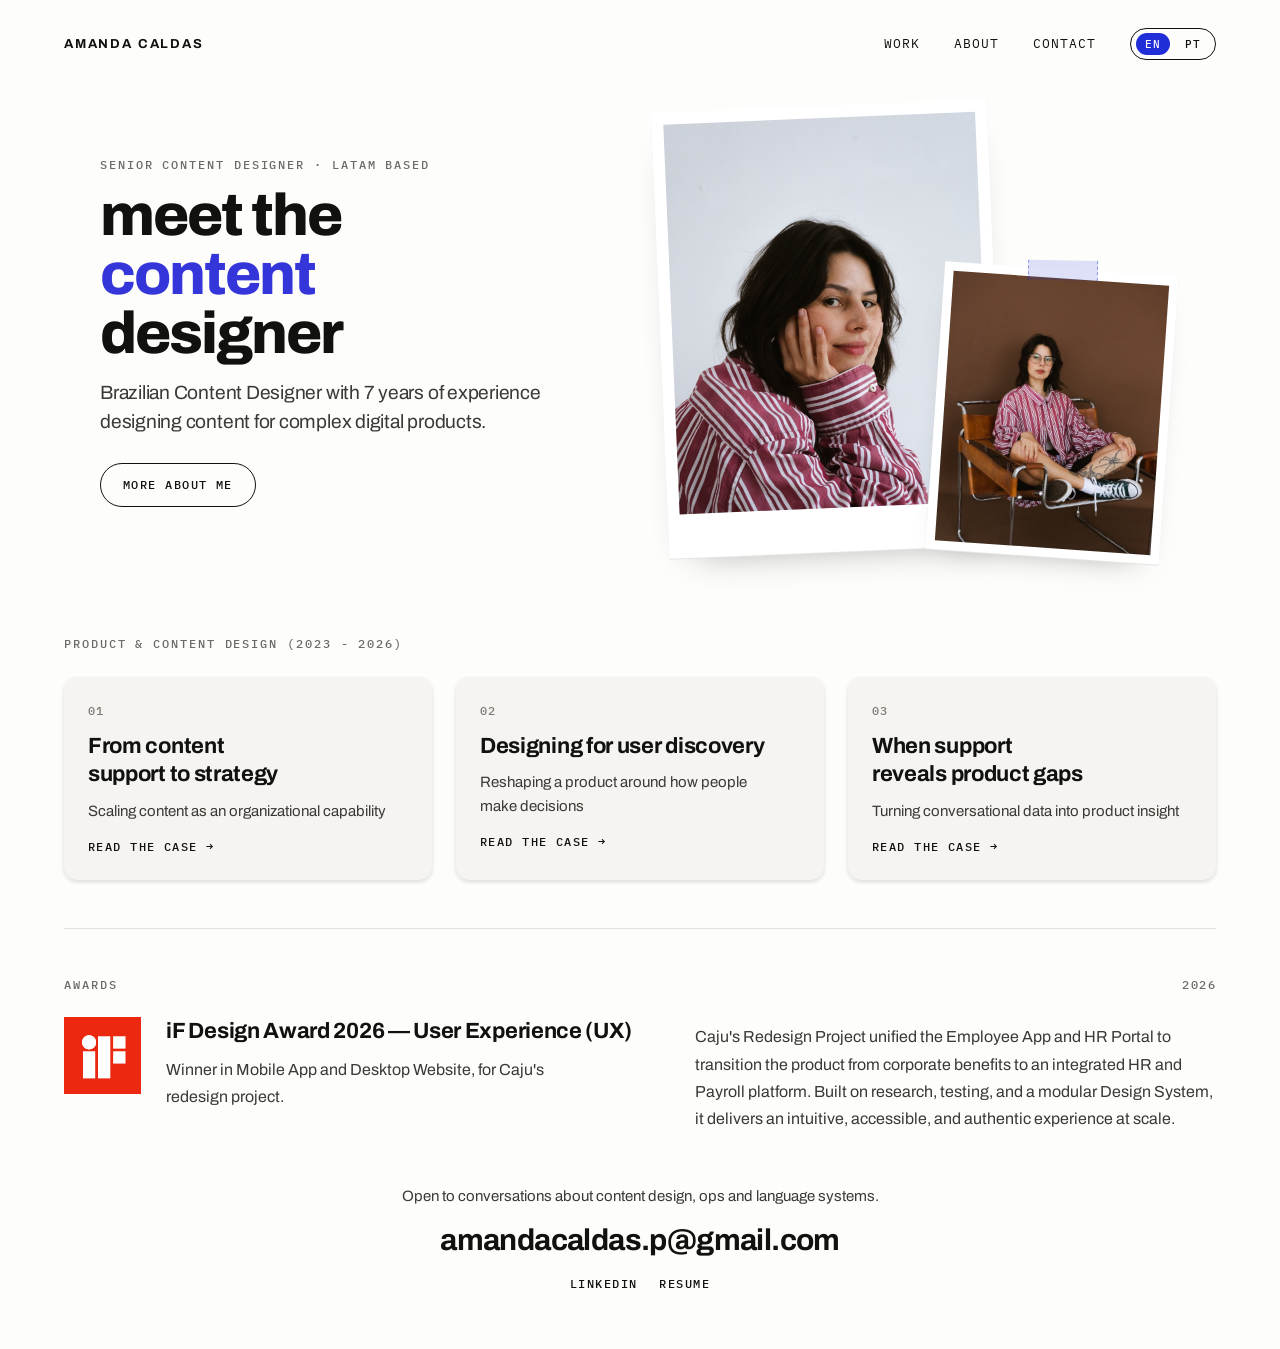
<file: index.html>
<!DOCTYPE html>
<html lang="en">
<head>
<meta charset="utf-8">
<meta name="viewport" content="width=device-width, initial-scale=1">
<title>Amanda Caldas — Content Designer</title>
<meta property="og:type" content="website">
<meta property="og:site_name" content="Amanda Caldas">
<meta property="og:title" content="Amanda Caldas — Content Designer">
<meta property="og:description" content="Brazilian Content Designer with 7 years of experience designing content for complex digital products.">
<meta property="og:url" content="https://amandacaldas-p.com.br/">
<meta property="og:image" content="https://amandacaldas-p.com.br/assets/og-image.jpg">
<meta property="og:image:width" content="1200">
<meta property="og:image:height" content="630">
<meta property="og:image:alt" content="Meet the content designer — Amanda Caldas">
<meta name="twitter:card" content="summary_large_image">
<meta name="description" content="Brazilian Content Designer with 7 years of experience designing content for complex digital products.">
<script>
  // Apply the saved language before first paint to avoid a flash of the wrong copy.
  try { if (localStorage.getItem('ac-lang') === 'pt') document.documentElement.lang = 'pt-BR'; } catch (e) {}
</script>
<link rel="preconnect" href="https://fonts.googleapis.com">
<link rel="preconnect" href="https://fonts.gstatic.com" crossorigin>
<link href="https://fonts.googleapis.com/css2?family=Archivo:wght@400;500;600;700;800&family=Caveat:wght@500;600;700&family=IBM+Plex+Mono:wght@400;500&display=swap" rel="stylesheet">
<link rel="stylesheet" href="styles.css">
<link rel="icon" href="assets/favicon.svg" type="image/svg+xml">
<link rel="icon" href="assets/favicon-32.png" sizes="32x32" type="image/png">
<link rel="apple-touch-icon" href="assets/apple-touch-icon.png">
</head>
<body>
<div class="page">

  <header class="site-header">
    <a class="brand" href="index.html">Amanda Caldas</a>
    <nav class="site-nav" aria-label="Main">
      <a href="#work"><span class="en">Work</span><span class="pt">Trabalhos</span></a>
      <a href="About.html"><span class="en">About</span><span class="pt">Sobre</span></a>
      <a href="#contact"><span class="en">Contact</span><span class="pt">Contato</span></a>
      <span class="lang-toggle" role="group" aria-label="Language">
        <button type="button" data-set-lang="en">EN</button>
        <button type="button" data-set-lang="pt">PT</button>
      </span>
    </nav>
  </header>

  <section class="hero">
    <div class="hero-copy">
      <p class="eyebrow">
        <span class="en">Senior Content Designer · LATAM based</span>
        <span class="pt">Designer de Conteúdo Sênior · Curitiba, BR</span>
      </p>
      <h1 class="display">
        <span class="en">meet the</span><span class="pt">conheça a</span><br>
        <span class="accent"><span class="en">content</span><span class="pt">designer de</span></span><br>
        <span class="en">designer</span><span class="pt">conteúdo</span>
      </h1>
      <p class="lead">
        <span class="en">Brazilian Content Designer with 7 years of experience designing content for complex digital products.</span>
        <span class="pt">Content Designer Sênior com 7 anos de experiência projetando conteúdo para produtos digitais complexos.</span>
      </p>
      <div class="hero-actions">
        <a class="pill-btn" href="About.html"><span class="en">More about me</span><span class="pt">Mais sobre mim</span></a>
      </div>
    </div>

    <div class="polaroids">
      <div class="polaroid polaroid--main">
        <img src="assets/portrait-closeup.jpg" alt="Amanda, close-up portrait">
      </div>
      <div class="polaroid polaroid--small">
        <div class="tape" aria-hidden="true"></div>
        <img src="assets/portrait-seated-v2.jpg" alt="Amanda, seated portrait">
      </div>
    </div>
  </section>

  <section id="work" class="work">
    <h2 class="section-label">
      <span class="en">Product &amp; Content Design (2023 - 2026)</span>
      <span class="pt">Design de Produto &amp; Conteúdo</span>
    </h2>

    <div class="case-grid">
      <a class="case-card" href="Case-Content-Ops.html">
        <span class="case-num">01</span>
        <h2 class="case-title">
          <span class="en">From content support to strategy</span>
          <span class="pt">Construindo Content Ops do zero</span>
        </h2>
        <p class="case-desc">
          <span class="en">Scaling content as an organizational capability</span>
          <span class="pt">Escalando conteúdo como capacidade organizacional</span>
        </p>
        <span class="case-cta"><span class="en">Read the case →</span><span class="pt">Ler o caso →</span></span>
      </a>
      <a class="case-card" href="Case-Event-Ecosystem.html">
        <span class="case-num">02</span>
        <h2 class="case-title">
          <span class="en">Designing for user discovery</span>
          <span class="pt">Projetando a arquitetura de um site para exploração</span>
        </h2>
        <p class="case-desc">
          <span class="en">Reshaping a product around how people make decisions</span>
          <span class="pt">Reestruturando o site do festival a partir do modelo mental do usuário</span>
        </p>
        <span class="case-cta"><span class="en">Read the case →</span><span class="pt">Ler o caso →</span></span>
      </a>
      <a class="case-card" href="Case-Chatbot-Discovery.html">
        <span class="case-num">03</span>
        <h2 class="case-title">
          <span class="en">When support reveals product gaps</span>
          <span class="pt">Quando tickets de suporte revelam gaps de produto</span>
        </h2>
        <p class="case-desc">
          <span class="en">Turning conversational data into product insight</span>
          <span class="pt">Transformando dados de conversa em insight de produto</span>
        </p>
        <span class="case-cta"><span class="en">Read the case →</span><span class="pt">Ler o caso →</span></span>
      </a>
    </div>
  </section>

  <section class="awards">
    <div class="awards-head">
      <h2 class="section-label"><span class="en">Awards</span><span class="pt">Prêmios</span></h2>
      <span class="section-label">2026</span>
    </div>

    <div class="awards-grid">
      <div class="award">
        <img class="award-logo" src="assets/if-design-award.png" alt="iF Design Award">
        <div>
          <h3 class="award-title">
            <span class="en">iF Design Award 2026 — User Experience (UX)</span>
            <span class="pt">iF Design Award 2026 — Experiência do Usuário (UX)</span>
          </h3>
          <p class="award-sub">
            <span class="en">Winner in Mobile App and Desktop Website, for Caju's redesign project.</span>
            <span class="pt">Vencedora nas categorias Mobile App e Desktop Website, pelo projeto de redesign da Caju.</span>
          </p>
        </div>
      </div>
      <p class="award-body">
        <span class="en">Caju's Redesign Project unified the Employee App and HR Portal to transition the product from corporate benefits to an integrated HR and Payroll platform. Built on research, testing, and a modular Design System, it delivers an intuitive, accessible, and authentic experience at scale.</span>
        <span class="pt">O redesign da Caju unificou o app do colaborador e o portal de RH para levar o produto de benefícios corporativos a uma plataforma integrada de RH e Folha de Pagamento. Construído sobre pesquisa, testes e um Design System modular, entrega uma experiência intuitiva, acessível e autêntica em escala.</span>
      </p>
    </div>
  </section>

  <footer id="contact" class="site-footer">
    <div class="contact">
      <p class="contact-intro">
        <span class="en">Open to conversations about content design, ops and language systems.</span>
        <span class="pt">Aberta a conversas sobre content design, ops e sistemas de linguagem.</span>
      </p>
      <a class="contact-email" href="mailto:amandacaldas.p@gmail.com">amandacaldas.p@gmail.com</a>
    </div>
    <div class="footer-links">
      <a href="https://www.linkedin.com/in/amandacaldas-p/" target="_blank" rel="noopener">LinkedIn</a>
      <a class="en" href="https://drive.google.com/file/d/1CBjgMWhphiU7tU5CCBjhFNNqFLN1ESIX/view?usp=sharing" target="_blank" rel="noopener">Resume</a>
      <a class="pt" href="https://drive.google.com/file/d/1Tfpbe7mAaDApfs4Prs03Sc6ypbhPfnZx/view?usp=sharing" target="_blank" rel="noopener">Currículo (PDF)</a>
    </div>
  </footer>

</div>
<script src="lang.js"></script>
</body>
</html>
</file>
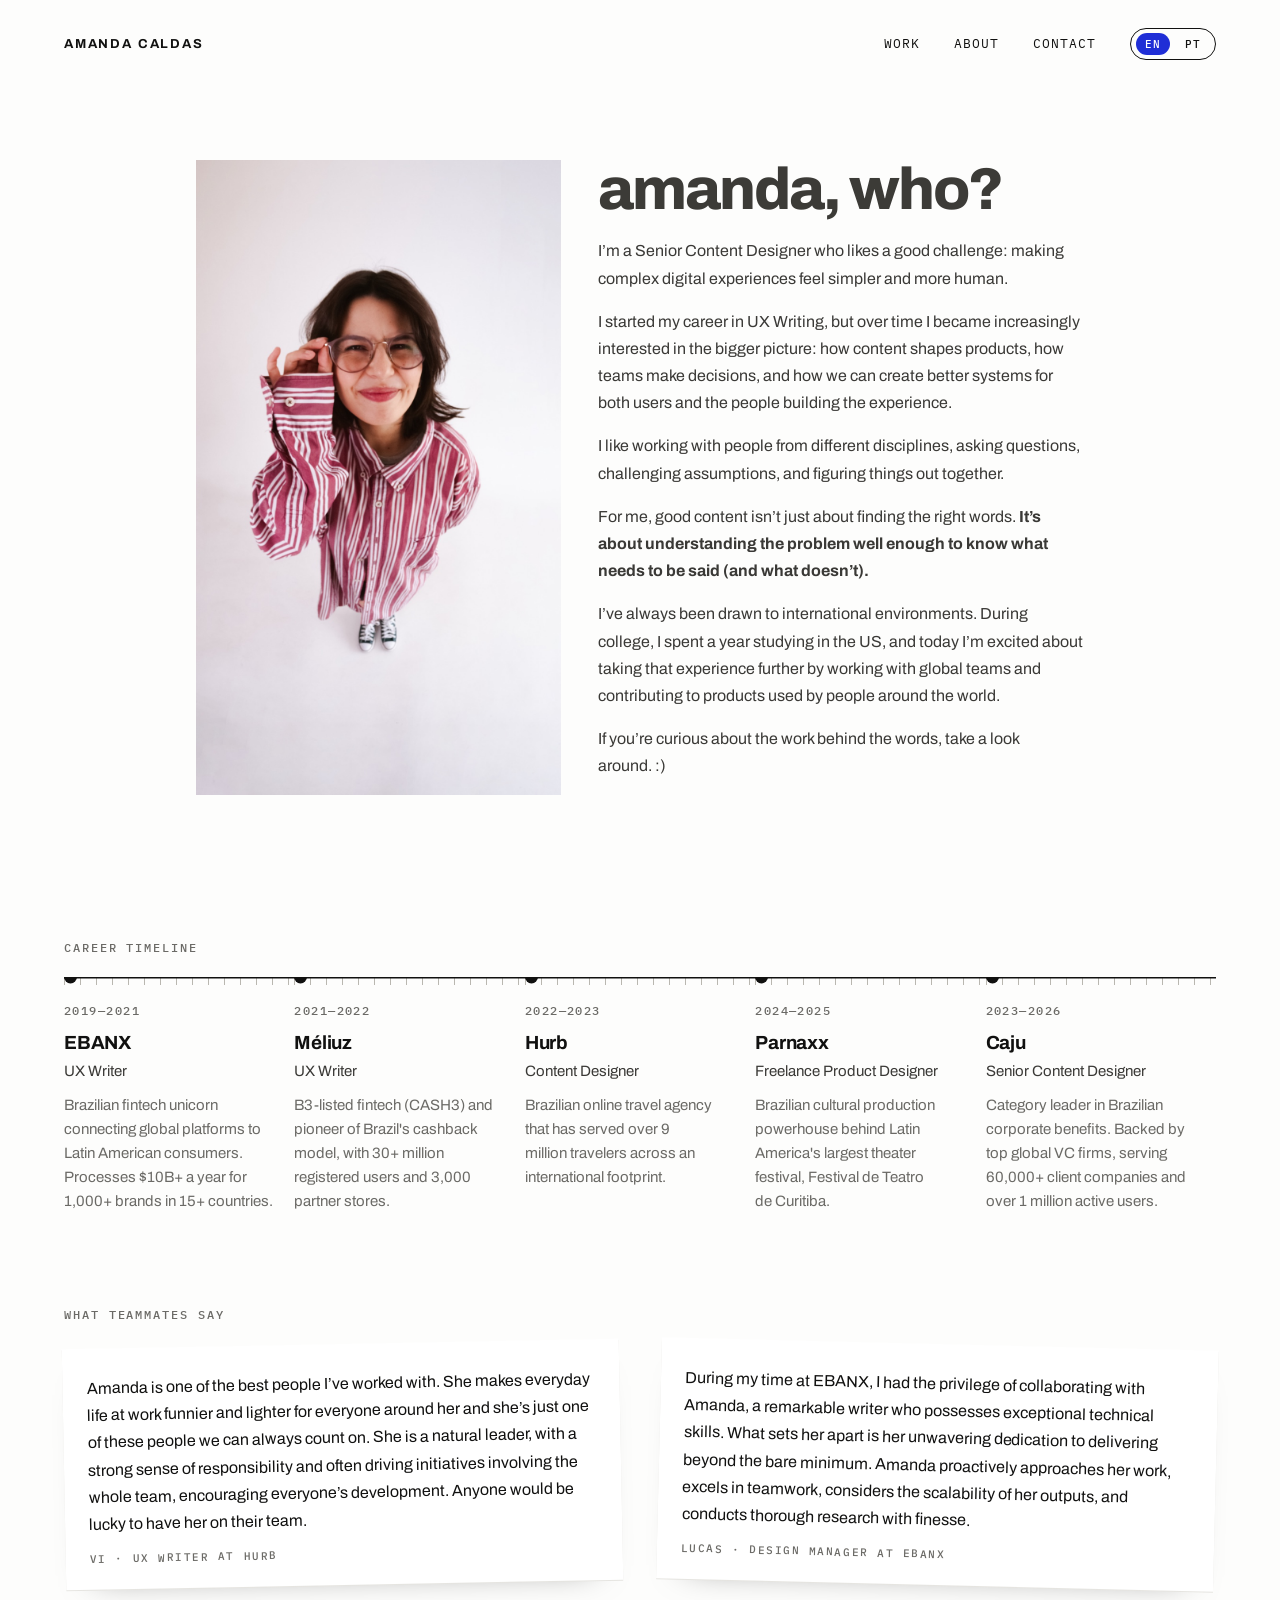
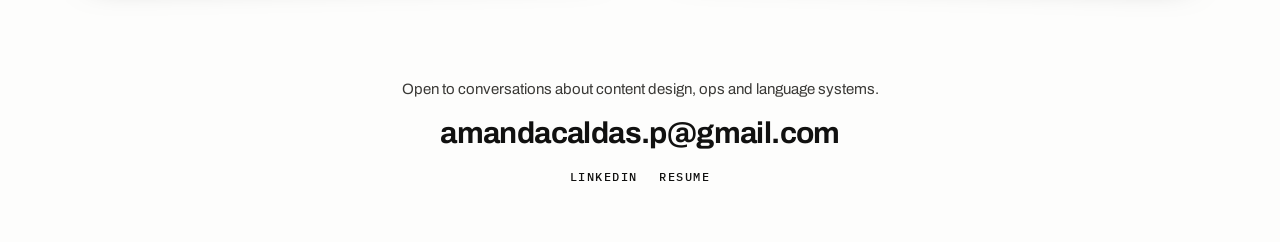
<file: About.html>
<!DOCTYPE html>
<html lang="en">
<head>
<meta charset="utf-8">
<meta name="viewport" content="width=device-width, initial-scale=1">
<title>About — Amanda Caldas</title>
<meta property="og:type" content="website">
<meta property="og:site_name" content="Amanda Caldas">
<meta property="og:title" content="About — Amanda Caldas">
<meta property="og:description" content="Senior Content Designer who likes making complex digital experiences feel simpler and more human.">
<meta property="og:url" content="https://amandacaldas-p.com.br/About.html">
<meta property="og:image" content="https://amandacaldas-p.com.br/assets/og-image.jpg">
<meta property="og:image:width" content="1200">
<meta property="og:image:height" content="630">
<meta property="og:image:alt" content="Meet the content designer — Amanda Caldas">
<meta name="twitter:card" content="summary_large_image">
<meta name="description" content="Senior Content Designer who likes making complex digital experiences feel simpler and more human.">
<script>
  try { if (localStorage.getItem('ac-lang') === 'pt') document.documentElement.lang = 'pt-BR'; } catch (e) {}
</script>
<link rel="preconnect" href="https://fonts.googleapis.com">
<link rel="preconnect" href="https://fonts.gstatic.com" crossorigin>
<link href="https://fonts.googleapis.com/css2?family=Archivo:wght@400;500;600;700;800&family=Caveat:wght@500;600;700&family=IBM+Plex+Mono:wght@400;500&display=swap" rel="stylesheet">
<link rel="stylesheet" href="styles.css">
<link rel="icon" href="assets/favicon.svg" type="image/svg+xml">
<link rel="icon" href="assets/favicon-32.png" sizes="32x32" type="image/png">
<link rel="apple-touch-icon" href="assets/apple-touch-icon.png">
</head>
<body>
<div class="page">

  <div class="about-top">
    <header class="site-header">
      <a class="brand" href="index.html">Amanda Caldas</a>
      <nav class="site-nav" aria-label="Main">
        <a href="index.html#work"><span class="en">Work</span><span class="pt">Trabalhos</span></a>
        <a href="About.html" aria-current="page"><span class="en">About</span><span class="pt">Sobre</span></a>
        <a href="index.html#contact"><span class="en">Contact</span><span class="pt">Contato</span></a>
        <span class="lang-toggle" role="group" aria-label="Language">
          <button type="button" data-set-lang="en">EN</button>
          <button type="button" data-set-lang="pt">PT</button>
        </span>
      </nav>
    </header>

    <section class="about-intro">
      <div class="about-content">
        <div class="about-text">
          <h1>amanda, who?</h1>
          <div class="about-body en">
            <p>I’m a Senior Content Designer who likes a good challenge: making complex digital experiences feel simpler and more human.</p>
            <p>I started my career in UX Writing, but over time I became increasingly interested in the bigger picture: how content shapes products, how teams make decisions, and how we can create better systems for both users and the people building the experience.</p>
            <p>I like working with people from different disciplines, asking questions, challenging assumptions, and figuring things out together.</p>
            <p>For me, good content isn’t just about finding the right words. <strong>It’s about understanding the problem well enough to know what needs to be said (and what doesn’t).</strong></p>
            <p>I’ve always been drawn to international environments. During college, I spent a year studying in the US, and today I’m excited about taking that experience further by working with global teams and contributing to products used by people around the world.</p>
            <p>If you’re curious about the work behind the words, take a look around. :)</p>
          </div>
          <div class="about-body pt">
            <p>Content Designer Sênior que adora um bom desafio: transformar produtos digitais complexos em experiências simples e humanas.</p>
            <p>Comecei minha carreira no UX Writing, mas com o tempo fui me interessando cada vez mais pelo contexto geral: como o conteúdo molda produtos, como as equipes tomam decisões e como podemos criar sistemas melhores tanto para os usuários quanto para quem está construindo a experiência.</p>
            <p>Gosto de trabalhar com pessoas de diferentes áreas, fazer perguntas, investigar cenários e descobrir o melhor caminho em parceria.</p>
            <p>Para mim, um bom conteúdo não é só encontrar as palavras certas. <strong>É entender o problema a fundo para saber o que precisa ser dito (e o que não precisa).</strong></p>
            <p>Sempre me atraí por ambientes internacionais. Na época da faculdade, passei um ano estudando nos EUA e, hoje, quero levar essa bagagem ainda mais longe: trabalhando com times globais e criando produtos usados por pessoas no mundo todo.</p>
            <p>Se você tem curiosidade de ver o trabalho que existe por trás das palavras, fique à vontade para dar uma olhada por aqui. :)</p>
          </div>
        </div>
        <div class="about-photo">
          <img src="assets/portrait-about.jpg" alt="Portrait of Amanda">
        </div>
      </div>
    </section>
  </div>

  <section class="about-section">
    <h2 class="section-label"><span class="en">Career timeline</span><span class="pt">Linha do tempo</span></h2>
    <div class="timeline-scroll">
      <ol class="timeline">
        <li>
          <span class="dot" aria-hidden="true"></span>
          <span class="years">2019—2021</span>
          <h3>EBANX</h3>
          <p class="job">UX Writer</p>
          <p class="company-desc">
            <span class="en">Brazilian fintech unicorn connecting global platforms to Latin American consumers. Processes $10B+ a year for 1,000+ brands in 15+ countries.</span>
            <span class="pt">Unicórnio brasileiro que conecta plataformas globais aos consumidores latino-americanos. Processa mais de US$ 10 bi por ano para 1.000+ marcas em 15+ países.</span>
          </p>
        </li>
        <li>
          <span class="dot" aria-hidden="true"></span>
          <span class="years">2021—2022</span>
          <h3>Méliuz</h3>
          <p class="job">UX Writer</p>
          <p class="company-desc">
            <span class="en">B3-listed fintech (CASH3) and pioneer of Brazil's cashback model, with 30+ million registered users and 3,000 partner stores.</span>
            <span class="pt">Fintech listada na B3 (CASH3) e pioneira do modelo de cashback no Brasil, com mais de 30 milhões de usuários e 3 mil lojas parceiras.</span>
          </p>
        </li>
        <li>
          <span class="dot" aria-hidden="true"></span>
          <span class="years">2022—2023</span>
          <h3>Hurb</h3>
          <p class="job">Content Designer</p>
          <p class="company-desc">
            <span class="en">Brazilian online travel agency that has served over 9 million travelers across an international footprint.</span>
            <span class="pt">Agência de viagens online brasileira que já atendeu mais de 9 milhões de viajantes, com atuação internacional.</span>
          </p>
        </li>
        <li>
          <span class="dot" aria-hidden="true"></span>
          <span class="years">2024—2025</span>
          <h3>Parnaxx</h3>
          <p class="job"><span class="en">Freelance Product Designer</span><span class="pt">Product Designer freelance</span></p>
          <p class="company-desc">
            <span class="en">Brazilian cultural production powerhouse behind Latin America's largest theater festival, Festival de Teatro de Curitiba.</span>
            <span class="pt">Produtora cultural responsável pelo maior festival de teatro da América Latina, o Festival de Teatro de Curitiba.</span>
          </p>
        </li>
        <li>
          <span class="dot" aria-hidden="true"></span>
          <span class="years">2023—2026</span>
          <h3>Caju</h3>
          <p class="job"><span class="en">Senior Content Designer</span><span class="pt">Content Designer Sênior</span></p>
          <p class="company-desc">
            <span class="en">Category leader in Brazilian corporate benefits. Backed by top global VC firms, serving 60,000+ client companies and over 1 million active users.</span>
            <span class="pt">Líder de categoria em benefícios corporativos no Brasil. Investida por fundos globais de venture capital, atende mais de 60 mil empresas e 1 milhão de usuários ativos.</span>
          </p>
        </li>
      </ol>
    </div>
  </section>

  <section class="about-section">
    <h2 class="section-label"><span class="en">What teammates say</span><span class="pt">O que colegas dizem</span></h2>
    <div class="testimonials">
      <figure class="testimonial">
        <blockquote class="en">Amanda is one of the best people I’ve worked with. She makes everyday life at work funnier and lighter for everyone around her and she’s just one of these people we can always count on. She is a natural leader, with a strong sense of responsibility and often driving initiatives involving the whole team, encouraging everyone’s development. Anyone would be lucky to have her on their team.</blockquote>
        <blockquote class="pt">“Amanda é uma profissional estratégica, colaborativa e orientada a dados. Olhando sempre o todo, simplificou jornadas complexas, aumentando a conversão e reduzindo a taxa de abandono. Criou o Guia de Escrita da empresa, garantindo mais consistência na comunicação interna e de produto. Além de tudo, é uma pessoa leve, gentil e super disponível. Foi um grande prazer trabalhar com ela!”</blockquote>
        <figcaption><span class="en">Vi · UX Writer at Hurb</span><span class="pt">Juliana · Product Designer at Caju</span></figcaption>
      </figure>
      <figure class="testimonial">
        <blockquote class="en">During my time at EBANX, I had the privilege of collaborating with Amanda, a remarkable writer who possesses exceptional technical skills. What sets her apart is her unwavering dedication to delivering beyond the bare minimum. Amanda proactively approaches her work, excels in teamwork, considers the scalability of her outputs, and conducts thorough research with finesse.</blockquote>
        <blockquote class="pt">“A Amanda é uma profissional incrível, organizada e talentosa! Todas as trocas que tivemos foram ricas e ela sempre me ensinou muito sobre Content Design. Foi um prazer trabalhar com ela na mesma tribo e no mesmo squad. Seu papel dentro da empresa sempre foi estratégico, além dela dar visibilidade para o valor da área de content. Por isso, a empresa que tiver a Amanda no time será muito sortuda.”</blockquote>
        <figcaption><span class="en">Lucas · Design Manager at EBANX</span><span class="pt">Ligia · Product Designer at Hurb</span></figcaption>
      </figure>
    </div>
  </section>

  <footer class="site-footer">
    <div class="contact">
      <p class="contact-intro">
        <span class="en">Open to conversations about content design, ops and language systems.</span>
        <span class="pt">Vamos conversar sobre content design, ops e sistemas de linguagem?</span>
      </p>
      <a class="contact-email" href="mailto:amandacaldas.p@gmail.com">amandacaldas.p@gmail.com</a>
    </div>
    <div class="footer-links">
      <a href="https://www.linkedin.com/in/amandacaldas-p/" target="_blank" rel="noopener">LinkedIn</a>
      <a class="en" href="https://drive.google.com/file/d/1CBjgMWhphiU7tU5CCBjhFNNqFLN1ESIX/view?usp=sharing" target="_blank" rel="noopener">Resume</a>
      <a class="pt" href="https://drive.google.com/file/d/1Tfpbe7mAaDApfs4Prs03Sc6ypbhPfnZx/view?usp=sharing" target="_blank" rel="noopener">Currículo (PDF)</a>
    </div>
  </footer>

</div>
<script src="lang.js"></script>
</body>
</html>
</file>
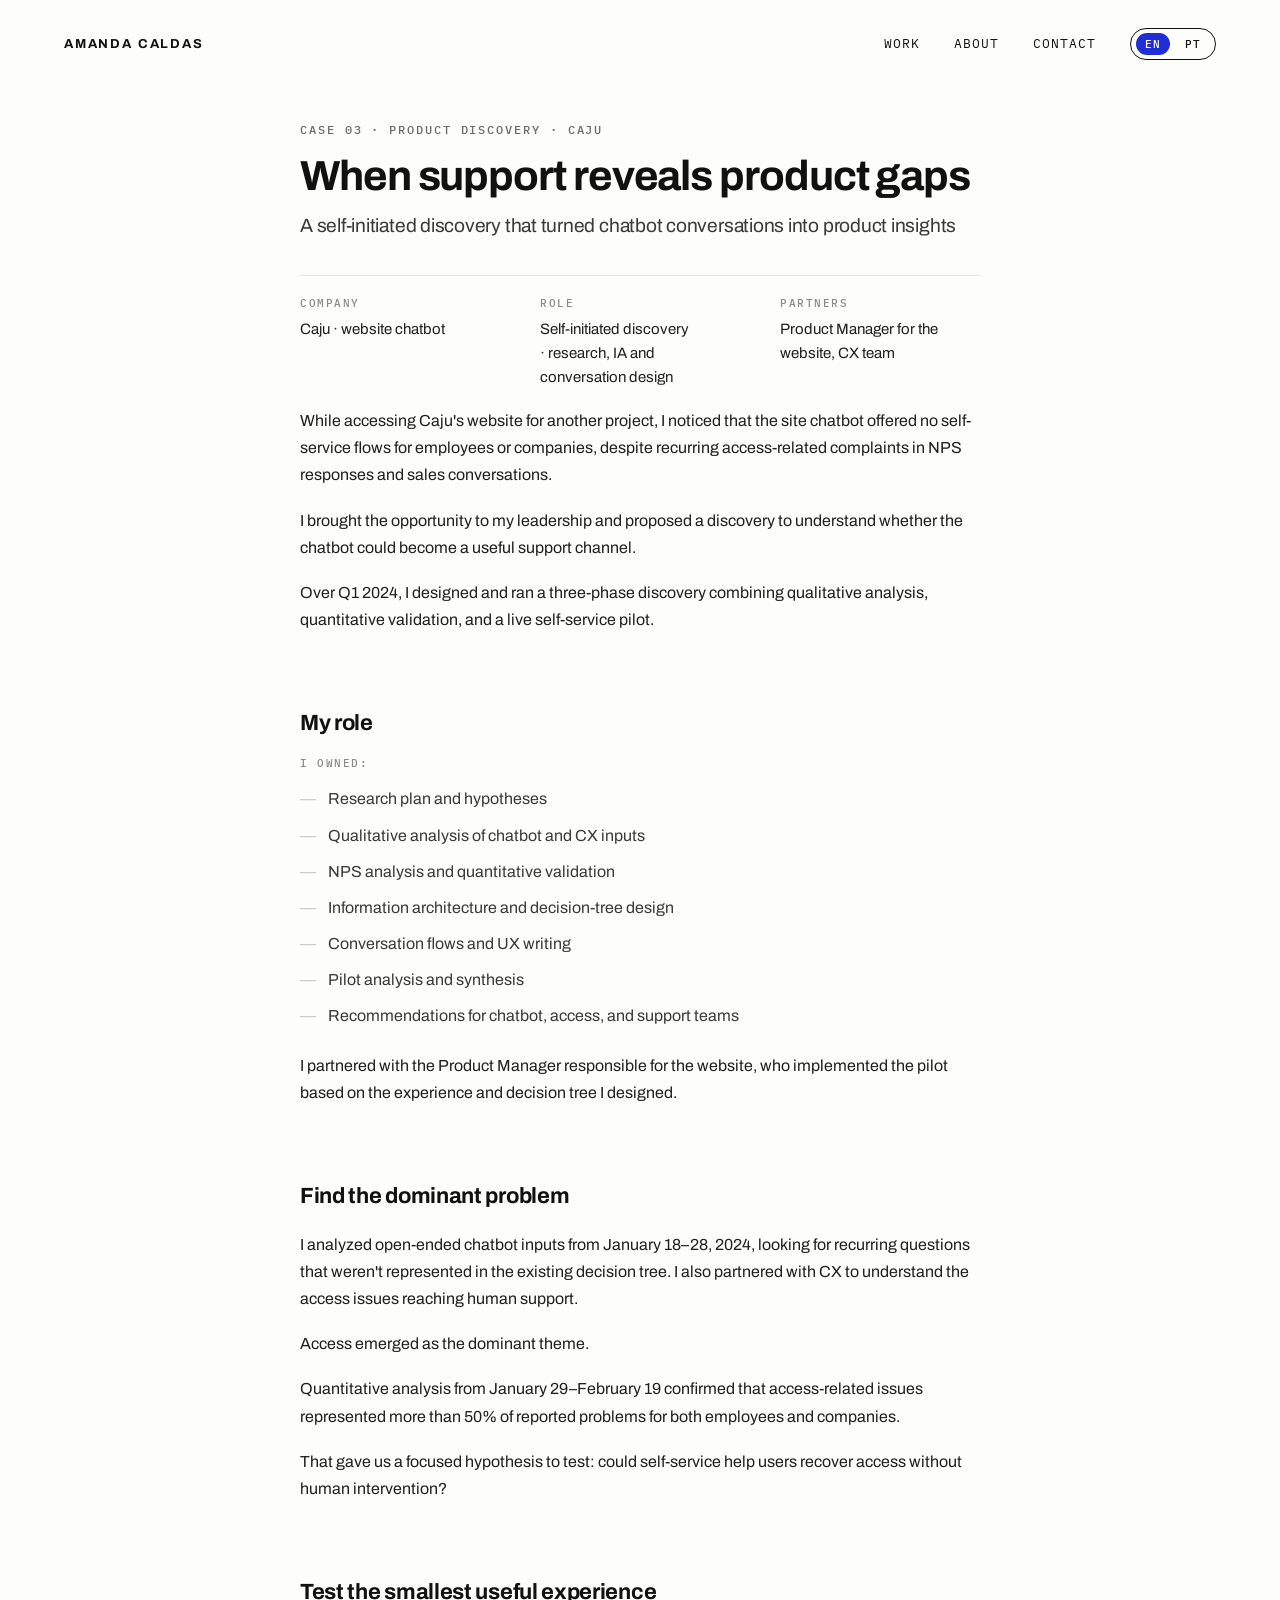
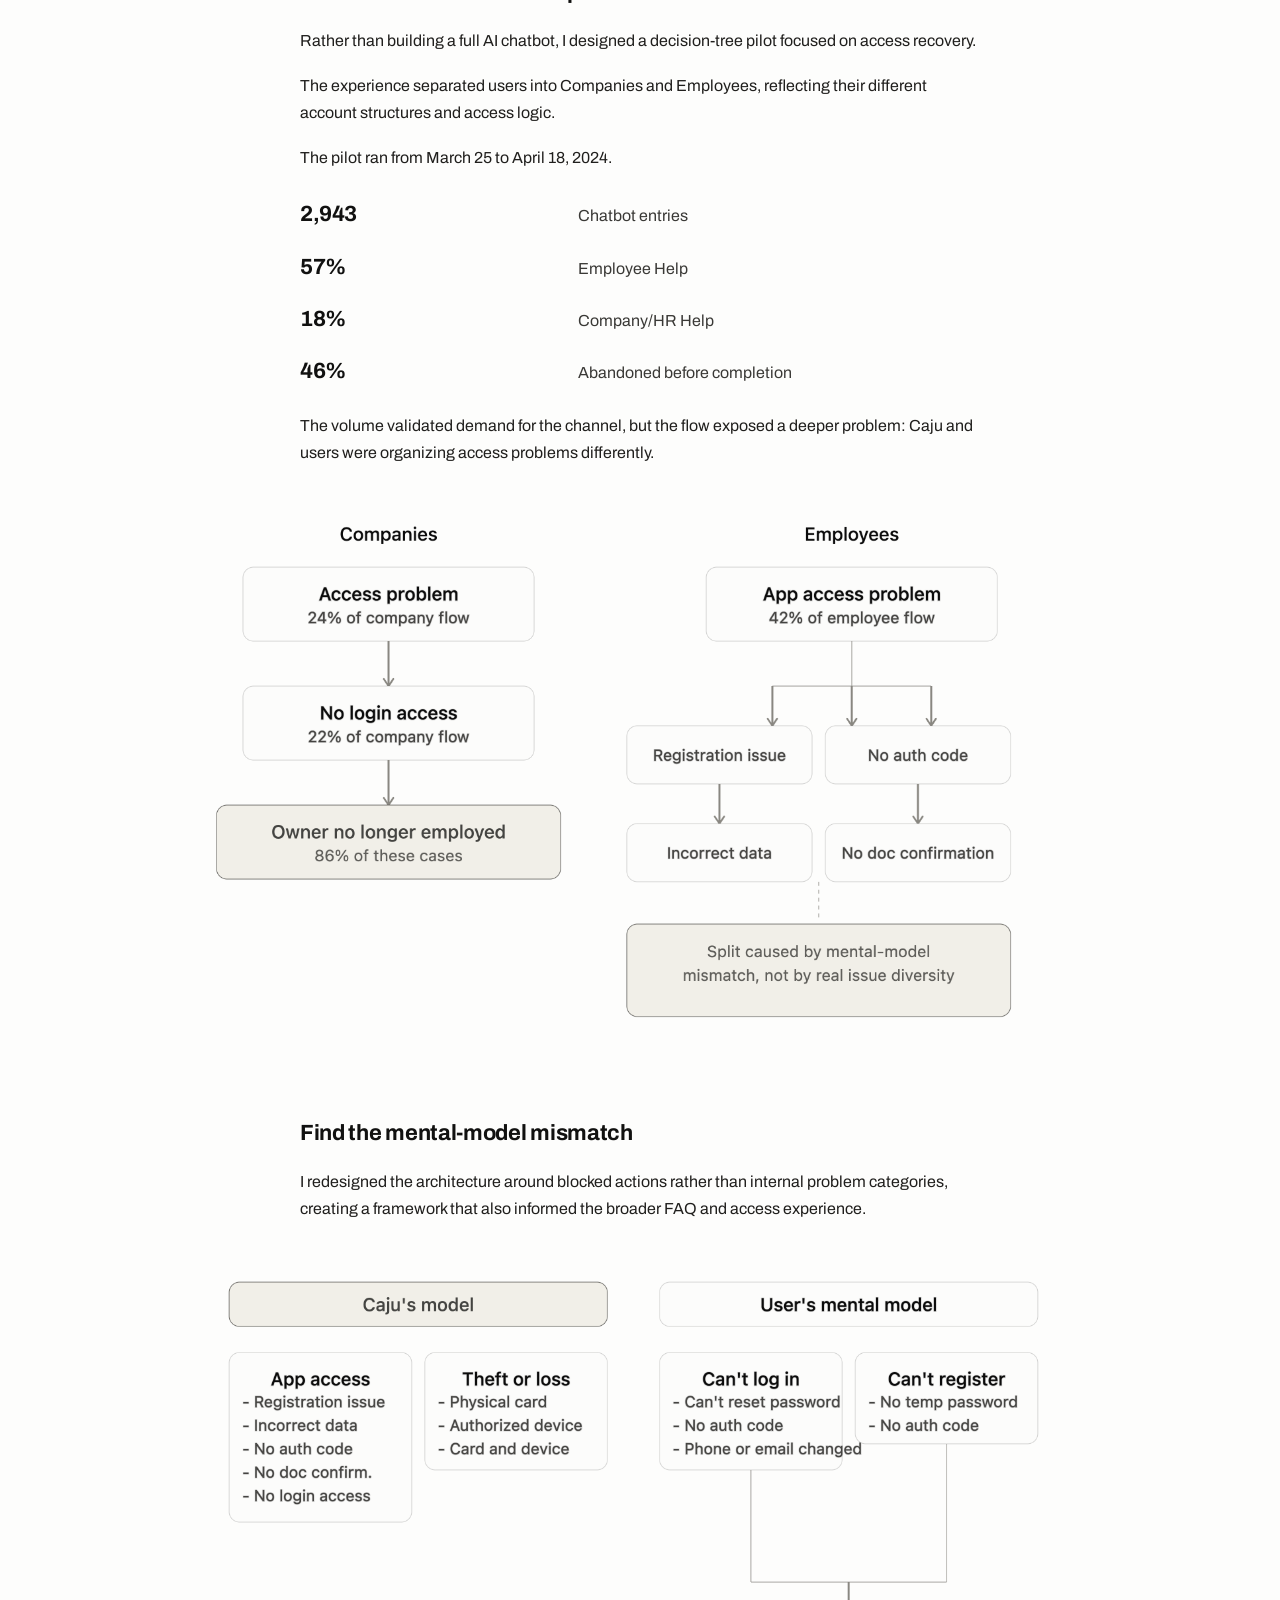
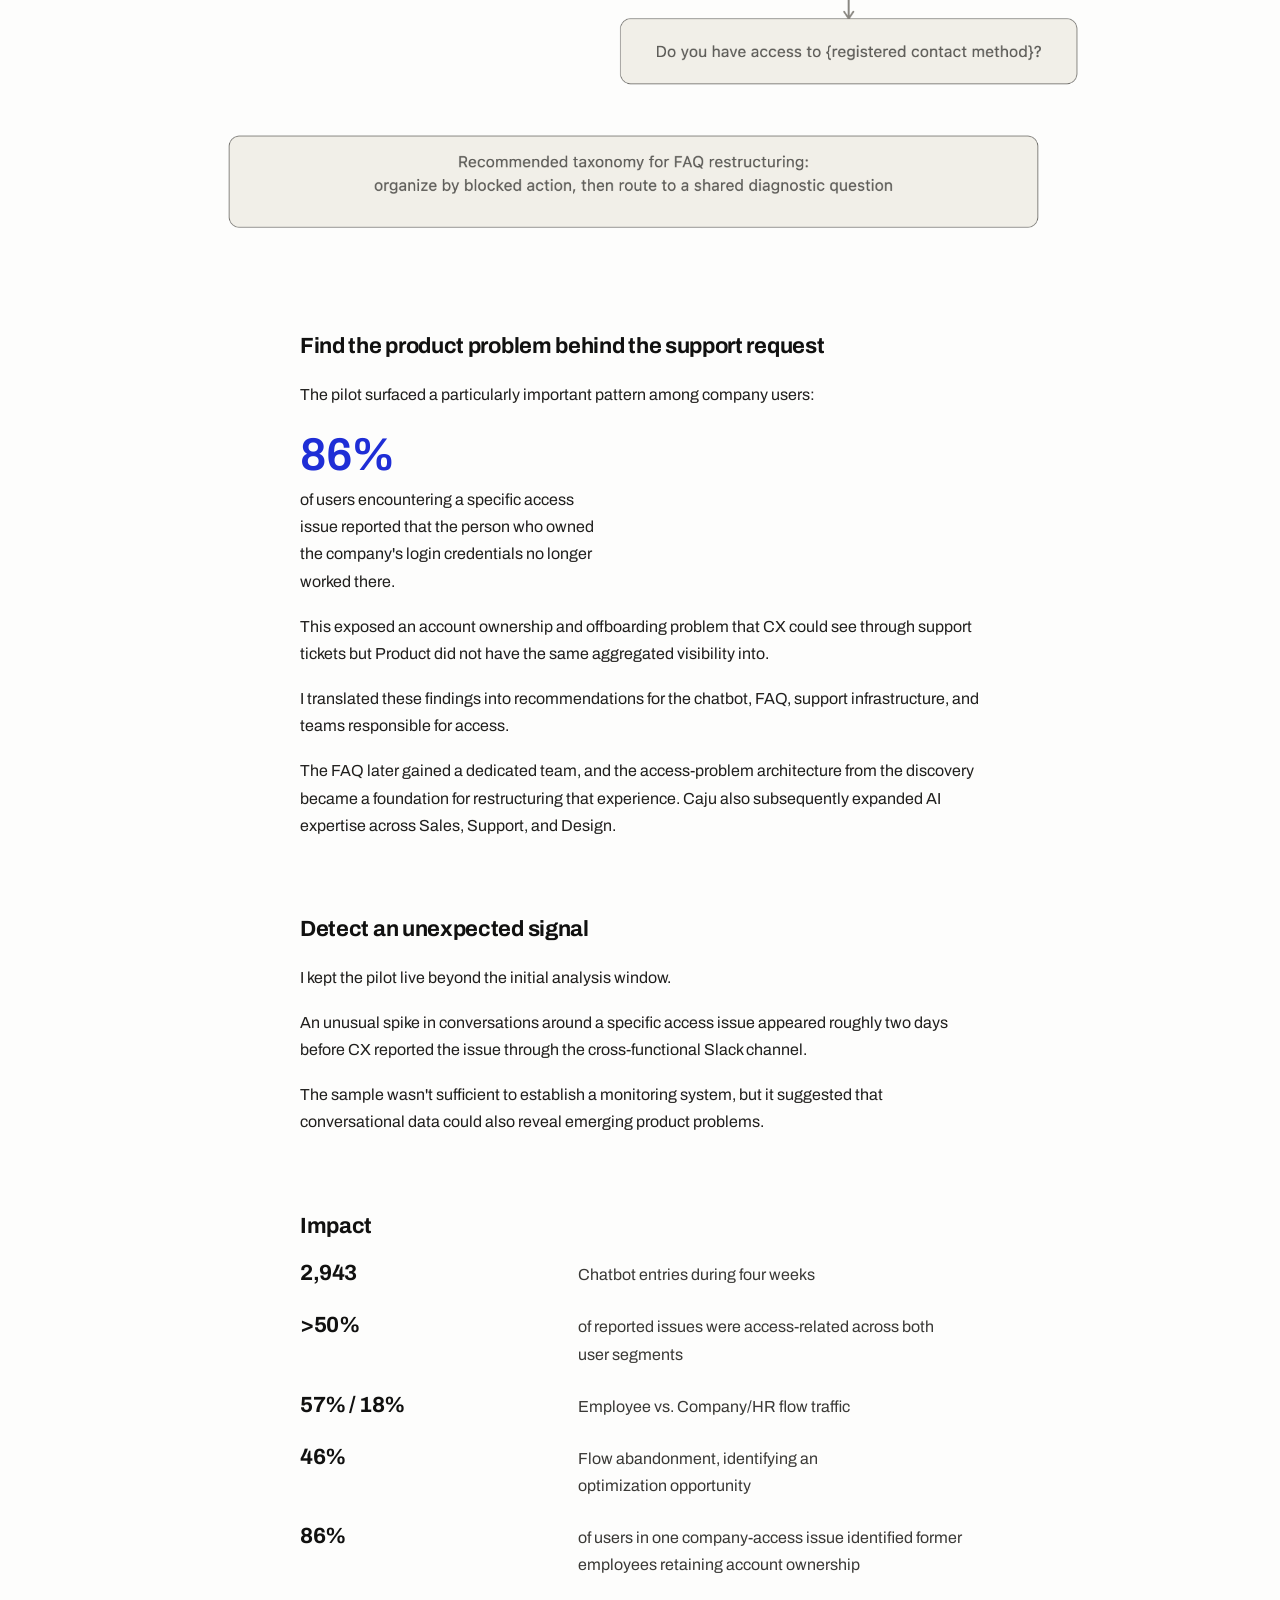
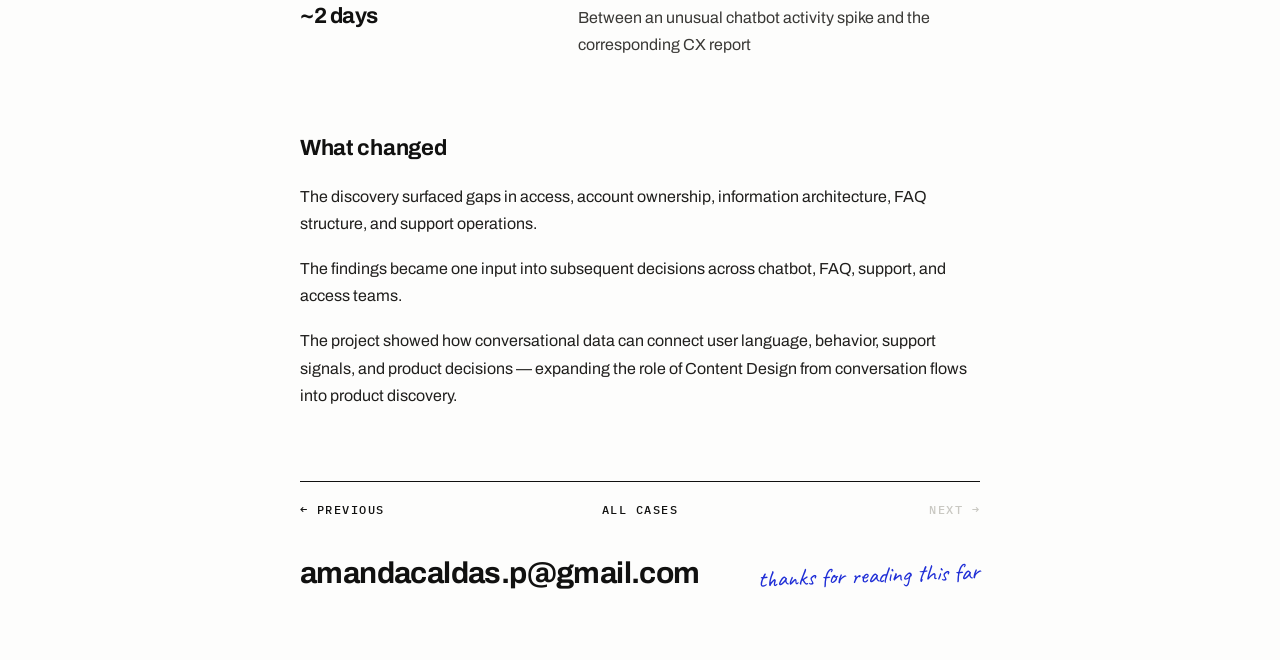
<file: Case-Chatbot-Discovery.html>
<!DOCTYPE html>
<html lang="en">
<head>
<meta charset="utf-8">
<meta name="viewport" content="width=device-width, initial-scale=1">
<title>When support reveals product gaps — Amanda Caldas</title>
<meta property="og:type" content="website">
<meta property="og:site_name" content="Amanda Caldas">
<meta property="og:title" content="When support reveals product gaps — Amanda Caldas">
<meta property="og:description" content="A self-initiated discovery that turned chatbot conversations into product insights.">
<meta property="og:url" content="https://amandacaldas-p.com.br/Case-Chatbot-Discovery.html">
<meta property="og:image" content="https://amandacaldas-p.com.br/assets/og-image.jpg">
<meta property="og:image:width" content="1200">
<meta property="og:image:height" content="630">
<meta property="og:image:alt" content="Meet the content designer — Amanda Caldas">
<meta name="twitter:card" content="summary_large_image">
<meta name="description" content="A self-initiated discovery that turned chatbot conversations into product insights.">
<script>
  try { if (localStorage.getItem('ac-lang') === 'pt') document.documentElement.lang = 'pt-BR'; } catch (e) {}
</script>
<link rel="preconnect" href="https://fonts.googleapis.com">
<link rel="preconnect" href="https://fonts.gstatic.com" crossorigin>
<link href="https://fonts.googleapis.com/css2?family=Archivo:wght@400;500;600;700;800&family=Caveat:wght@500;600;700&family=IBM+Plex+Mono:wght@400;500&display=swap" rel="stylesheet">
<link rel="stylesheet" href="styles.css">
<link rel="icon" href="assets/favicon.svg" type="image/svg+xml">
<link rel="icon" href="assets/favicon-32.png" sizes="32x32" type="image/png">
<link rel="apple-touch-icon" href="assets/apple-touch-icon.png">
</head>
<body>
<div class="page">

  <header class="site-header">
    <a class="brand" href="index.html">Amanda Caldas</a>
    <nav class="site-nav" aria-label="Main">
      <a href="index.html#work"><span class="en">Work</span><span class="pt">Trabalhos</span></a>
      <a href="About.html"><span class="en">About</span><span class="pt">Sobre</span></a>
      <a href="index.html#contact"><span class="en">Contact</span><span class="pt">Contato</span></a>
      <span class="lang-toggle" role="group" aria-label="Language">
        <button type="button" data-set-lang="en">EN</button>
        <button type="button" data-set-lang="pt">PT</button>
      </span>
    </nav>
  </header>

  <article class="case">

    <div class="en">
      <p class="eyebrow">Case 03 · Product discovery · Caju</p>
      <h1>When support reveals product gaps</h1>
      <p class="case-lead">A self-initiated discovery that turned chatbot conversations into product insights</p>

      <div class="case-meta">
        <div><p class="meta-label">Company</p><p>Caju · website chatbot</p></div>
        <div><p class="meta-label">Role</p><p>Self-initiated discovery · research, IA and conversation design</p></div>
        <div><p class="meta-label">Partners</p><p>Product Manager for the website, CX team</p></div>
      </div>

      <p>While accessing Caju's website for another project, I noticed that the site chatbot offered no self-service flows for employees or companies, despite recurring access-related complaints in NPS responses and sales conversations.</p>
      <p>I brought the opportunity to my leadership and proposed a discovery to understand whether the chatbot could become a useful support channel.</p>
      <p>Over Q1 2024, I designed and ran a three-phase discovery combining qualitative analysis, quantitative validation, and a live self-service pilot.</p>

      <h2>My role</h2>
      <p class="meta-label">I owned:</p>
      <ul class="dash-list">
        <li>Research plan and hypotheses</li>
        <li>Qualitative analysis of chatbot and CX inputs</li>
        <li>NPS analysis and quantitative validation</li>
        <li>Information architecture and decision-tree design</li>
        <li>Conversation flows and UX writing</li>
        <li>Pilot analysis and synthesis</li>
        <li>Recommendations for chatbot, access, and support teams</li>
      </ul>
      <p>I partnered with the Product Manager responsible for the website, who implemented the pilot based on the experience and decision tree I designed.</p>

      <h2>Find the dominant problem</h2>
      <p>I analyzed open-ended chatbot inputs from January 18–28, 2024, looking for recurring questions that weren't represented in the existing decision tree. I also partnered with CX to understand the access issues reaching human support.</p>
      <p>Access emerged as the dominant theme.</p>
      <p>Quantitative analysis from January 29–February 19 confirmed that access-related issues represented more than 50% of reported problems for both employees and companies.</p>
      <p>That gave us a focused hypothesis to test: could self-service help users recover access without human intervention?</p>

      <h2>Test the smallest useful experience</h2>
      <p>Rather than building a full AI chatbot, I designed a decision-tree pilot focused on access recovery.</p>
      <p>The experience separated users into Companies and Employees, reflecting their different account structures and access logic.</p>
      <p>The pilot ran from March 25 to April 18, 2024.</p>

      <div class="stats">
        <div><p class="stat-value">2,943</p><p>Chatbot entries</p></div>
        <div><p class="stat-value">57%</p><p>Employee Help</p></div>
        <div><p class="stat-value">18%</p><p>Company/HR Help</p></div>
        <div><p class="stat-value">46%</p><p>Abandoned before completion</p></div>
      </div>

      <p>The volume validated demand for the channel, but the flow exposed a deeper problem: Caju and users were organizing access problems differently.</p>

      <figure>
        <img src="assets/chatbot-decision-tree.png" alt="Decision tree: Companies and Employees access problem paths">
      </figure>

      <h2>Find the mental-model mismatch</h2>
      <p>I redesigned the architecture around blocked actions rather than internal problem categories, creating a framework that also informed the broader FAQ and access experience.</p>
      <figure>
        <img src="assets/chatbot-mental-models.png" alt="Caju's model versus the user's mental model, and the recommended FAQ taxonomy">
      </figure>

      <h2>Find the product problem behind the support request</h2>
      <p>The pilot surfaced a particularly important pattern among company users:</p>

      <div class="metric">
        <p class="metric-value">86%</p>
        <p>of users encountering a specific access issue reported that the person who owned the company's login credentials no longer worked there.</p>
      </div>

      <p>This exposed an account ownership and offboarding problem that CX could see through support tickets but Product did not have the same aggregated visibility into.</p>
      <p>I translated these findings into recommendations for the chatbot, FAQ, support infrastructure, and teams responsible for access.</p>
      <p>The FAQ later gained a dedicated team, and the access-problem architecture from the discovery became a foundation for restructuring that experience. Caju also subsequently expanded AI expertise across Sales, Support, and Design.</p>

      <h2>Detect an unexpected signal</h2>
      <p>I kept the pilot live beyond the initial analysis window.</p>
      <p>An unusual spike in conversations around a specific access issue appeared roughly two days before CX reported the issue through the cross-functional Slack channel.</p>
      <p>The sample wasn't sufficient to establish a monitoring system, but it suggested that conversational data could also reveal emerging product problems.</p>

      <h2>Impact</h2>
      <div class="stats">
        <div><p class="stat-value">2,943</p><p>Chatbot entries during four weeks</p></div>
        <div><p class="stat-value">&gt;50%</p><p>of reported issues were access-related across both user segments</p></div>
        <div><p class="stat-value">57% / 18%</p><p>Employee vs. Company/HR flow traffic</p></div>
        <div><p class="stat-value">46%</p><p>Flow abandonment, identifying an optimization opportunity</p></div>
        <div><p class="stat-value">86%</p><p>of users in one company-access issue identified former employees retaining account ownership</p></div>
        <div><p class="stat-value">~2 days</p><p>Between an unusual chatbot activity spike and the corresponding CX report</p></div>
      </div>

      <h2>What changed</h2>
      <p>The discovery surfaced gaps in access, account ownership, information architecture, FAQ structure, and support operations.</p>
      <p>The findings became one input into subsequent decisions across chatbot, FAQ, support, and access teams.</p>
      <p>The project showed how conversational data can connect user language, behavior, support signals, and product decisions — expanding the role of Content Design from conversation flows into product discovery.</p>
    </div>

    <div class="pt">
      <p class="eyebrow">Case 03 · Discovery de produto · Caju</p>
      <h1>Quando tickets de suporte revelam gaps de produto</h1>
      <p class="case-lead">Uma discovery que transformou conversas do chatbot em insights de produto</p>

      <div class="case-meta">
        <div><p class="meta-label">Empresa</p><p>Caju · chatbot do site</p></div>
        <div><p class="meta-label">Papel</p><p>Discovery iniciado por mim · pesquisa e design conversacional</p></div>
        <div><p class="meta-label">Parceiros</p><p>Product Manager responsável pelo site, time de CX</p></div>
      </div>

      <p>Enquanto acessava o site da Caju para outro projeto, percebi que o chatbot não oferecia nenhum fluxo de autoatendimento para pessoas colaboradoras ou empresas, apesar de reclamações recorrentes sobre problemas de acesso aparecerem nas respostas de NPS e nas conversas de vendas.</p>
      <p>Levei a oportunidade para a liderança e propus uma discovery para entender se o chatbot poderia se tornar um canal de suporte realmente útil.</p>
      <p>Ao longo do primeiro trimestre de 2024, planejei e conduzi uma discovery em três fases, combinando análise qualitativa, validação quantitativa e um piloto de autoatendimento em produção.</p>

      <h2>Meu papel</h2>
      <p class="meta-label">Fui responsável por:</p>
      <ul class="dash-list">
        <li>Plano de pesquisa e hipóteses</li>
        <li>Análise qualitativa das conversas do chatbot e dos dados de CX</li>
        <li>Análise de NPS e validação quantitativa</li>
        <li>Arquitetura da informação e desenho da árvore de decisão</li>
        <li>Fluxos conversacionais e textos de UX</li>
        <li>Análise e síntese dos resultados do piloto</li>
        <li>Recomendações para chatbot, acesso e times de suporte</li>
      </ul>
      <p>Trabalhei em parceria com o Product Manager responsável pelo site, que implementou o piloto a partir da experiência e da árvore de decisão que desenhei.</p>

      <h2>Encontrando o principal problema</h2>
      <p>Analisei as entradas abertas do chatbot entre 18 e 28 de janeiro de 2024, buscando perguntas recorrentes que não estavam representadas na árvore de decisão existente. Também trabalhei com o time de CX para entender quais problemas de acesso chegavam ao suporte humano.</p>
      <p>Acesso apareceu como o principal tema.</p>
      <p>A análise quantitativa realizada entre 29 de janeiro e 19 de fevereiro confirmou que problemas relacionados a acesso representavam mais de 50% dos problemas reportados, tanto entre pessoas colaboradoras quanto entre empresas.</p>
      <p>Isso nos deu uma hipótese objetiva para testar: o autoatendimento poderia ajudar as pessoas a recuperar o acesso sem precisar de intervenção humana?</p>

      <h2>Testando a menor experiência útil</h2>
      <p>Em vez de construir um chatbot completo com IA, desenhei um piloto baseado em uma árvore de decisão, focado na recuperação de acesso.</p>
      <p>A experiência separava as pessoas entre Empresas e Colaboradores, refletindo as diferentes estruturas de conta e regras de acesso de cada público.</p>
      <p>O piloto ficou no ar de 25 de março a 18 de abril de 2024.</p>

      <div class="stats">
        <div><p class="stat-value">2.943</p><p>Entradas no chatbot</p></div>
        <div><p class="stat-value">57%</p><p>Fluxo de ajuda para colaboradores</p></div>
        <div><p class="stat-value">18%</p><p>Fluxo de ajuda para empresas/RH</p></div>
        <div><p class="stat-value">46%</p><p>Abandonaram o fluxo antes de concluí-lo</p></div>
      </div>

      <p>O volume confirmou a demanda pelo canal, mas o fluxo revelou um problema mais profundo: a Caju e as pessoas usuárias estavam organizando os problemas de acesso de formas diferentes.</p>

      <figure>
        <img src="assets/chatbot-decision-tree.png" alt="Árvore de decisão: caminhos de problemas de acesso para Empresas e Colaboradores">
      </figure>

      <h2>Identificando o desencontro de modelos mentais</h2>
      <p>Redesenhei a arquitetura a partir das ações que estavam bloqueadas, em vez de partir das categorias internas dos problemas.</p>
      <p>O resultado foi um framework que também passou a orientar a estrutura da FAQ e da experiência de acesso.</p>
      <figure>
        <img src="assets/chatbot-mental-models.png" alt="Modelo da Caju versus o modelo mental das pessoas usuárias, e a taxonomia recomendada para a FAQ">
      </figure>

      <h2>Encontrando o problema de produto por trás da solicitação de suporte</h2>
      <p>O piloto revelou um padrão especialmente importante entre usuários de empresas:</p>

      <div class="metric">
        <p class="metric-value">86%</p>
        <p>das pessoas que encontraram um problema específico de acesso relataram que a pessoa responsável pelas credenciais de login da empresa não trabalhava mais lá.</p>
      </div>

      <p>Isso revelou um problema de gestão de acesso e o processo de desligamento de colaboradores. Apesar do time de CX conseguir identificar esse problema por meio dos chamados de suporte, o time de Produto não tinha essa mesma visibilidade.</p>
      <p>Transformei esses achados em recomendações para o chatbot, FAQ, a estrutura de suporte e os times responsáveis pela gestão de acesso.</p>
      <p>Posteriormente, a FAQ passou a contar com um time dedicado, e a arquitetura de problemas de acesso criada durante a discovery serviu como base para reestruturar essa experiência.</p>
      <p>A Caju também ampliou posteriormente a atuação de especialistas em IA entre os times de Vendas, Suporte e Design.</p>

      <h2>Comportamentos não esperados</h2>
      <p>Mantive o piloto no ar além do período inicial de análise.</p>
      <p>Um aumento incomum nas conversas sobre um problema específico de acesso apareceu aproximadamente dois dias antes de o time de CX reportar o mesmo problema no canal de Slack usado pela equipe para compartilhar sinais entre áreas.</p>
      <p>A amostra não era suficiente para estabelecer um sistema de monitoramento, mas indicou que dados conversacionais também poderiam ajudar a identificar problemas emergentes de produto.</p>

      <h2>Impacto</h2>
      <div class="stats">
        <div><p class="stat-value">2.943</p><p>Entradas no chatbot durante quatro semanas</p></div>
        <div><p class="stat-value">&gt;50%</p><p>Dos problemas reportados eram relacionados a acesso nos dois públicos</p></div>
        <div><p class="stat-value">57% / 18%</p><p>Tráfego nos fluxos de Colaboradores vs. Empresas/RH</p></div>
        <div><p class="stat-value">46%</p><p>Abandono do fluxo, identificando uma oportunidade de otimização</p></div>
        <div><p class="stat-value">86%</p><p>Das empresas com problemas de acesso identificaram ex-colaboradores como responsáveis pela login</p></div>
        <div><p class="stat-value">~2 dias</p><p>Intervalo entre o aumento incomum na atividade do chatbot e o reporte correspondente pelo time de CX</p></div>
      </div>

      <h2>O que mudou</h2>
      <p>O discovery revelou gaps em acesso, propriedade de contas, arquitetura da informação, estrutura da FAQ e operações de suporte.</p>
      <p>Os achados passaram a fazer parte das decisões seguintes envolvendo chatbot, FAQ, suporte e acesso.</p>
      <p>Este projeto mostrou como dados conversacionais podem conectar linguagem das pessoas usuárias, comportamento, suporte e decisões de produto — ampliando o papel de Content Design de fluxos conversacionais para também contribuir com discovery de produto.</p>
    </div>

    <nav class="case-nav" aria-label="Cases">
      <a href="Case-Event-Ecosystem.html"><span class="en">← Previous</span><span class="pt">← Anterior</span></a>
      <a href="index.html#work"><span class="en">All cases</span><span class="pt">Todos os casos</span></a>
      <span class="disabled"><span class="en">Next →</span><span class="pt">Próximo →</span></span>
    </nav>
  </article>

  <footer class="case-footer">
    <a class="contact-email" href="mailto:amandacaldas.p@gmail.com">amandacaldas.p@gmail.com</a>
    <span class="footer-accent"><span class="en">thanks for reading this far</span><span class="pt">obrigada por ler até aqui</span></span>
  </footer>

</div>
<script src="lang.js"></script>
</body>
</html>
</file>
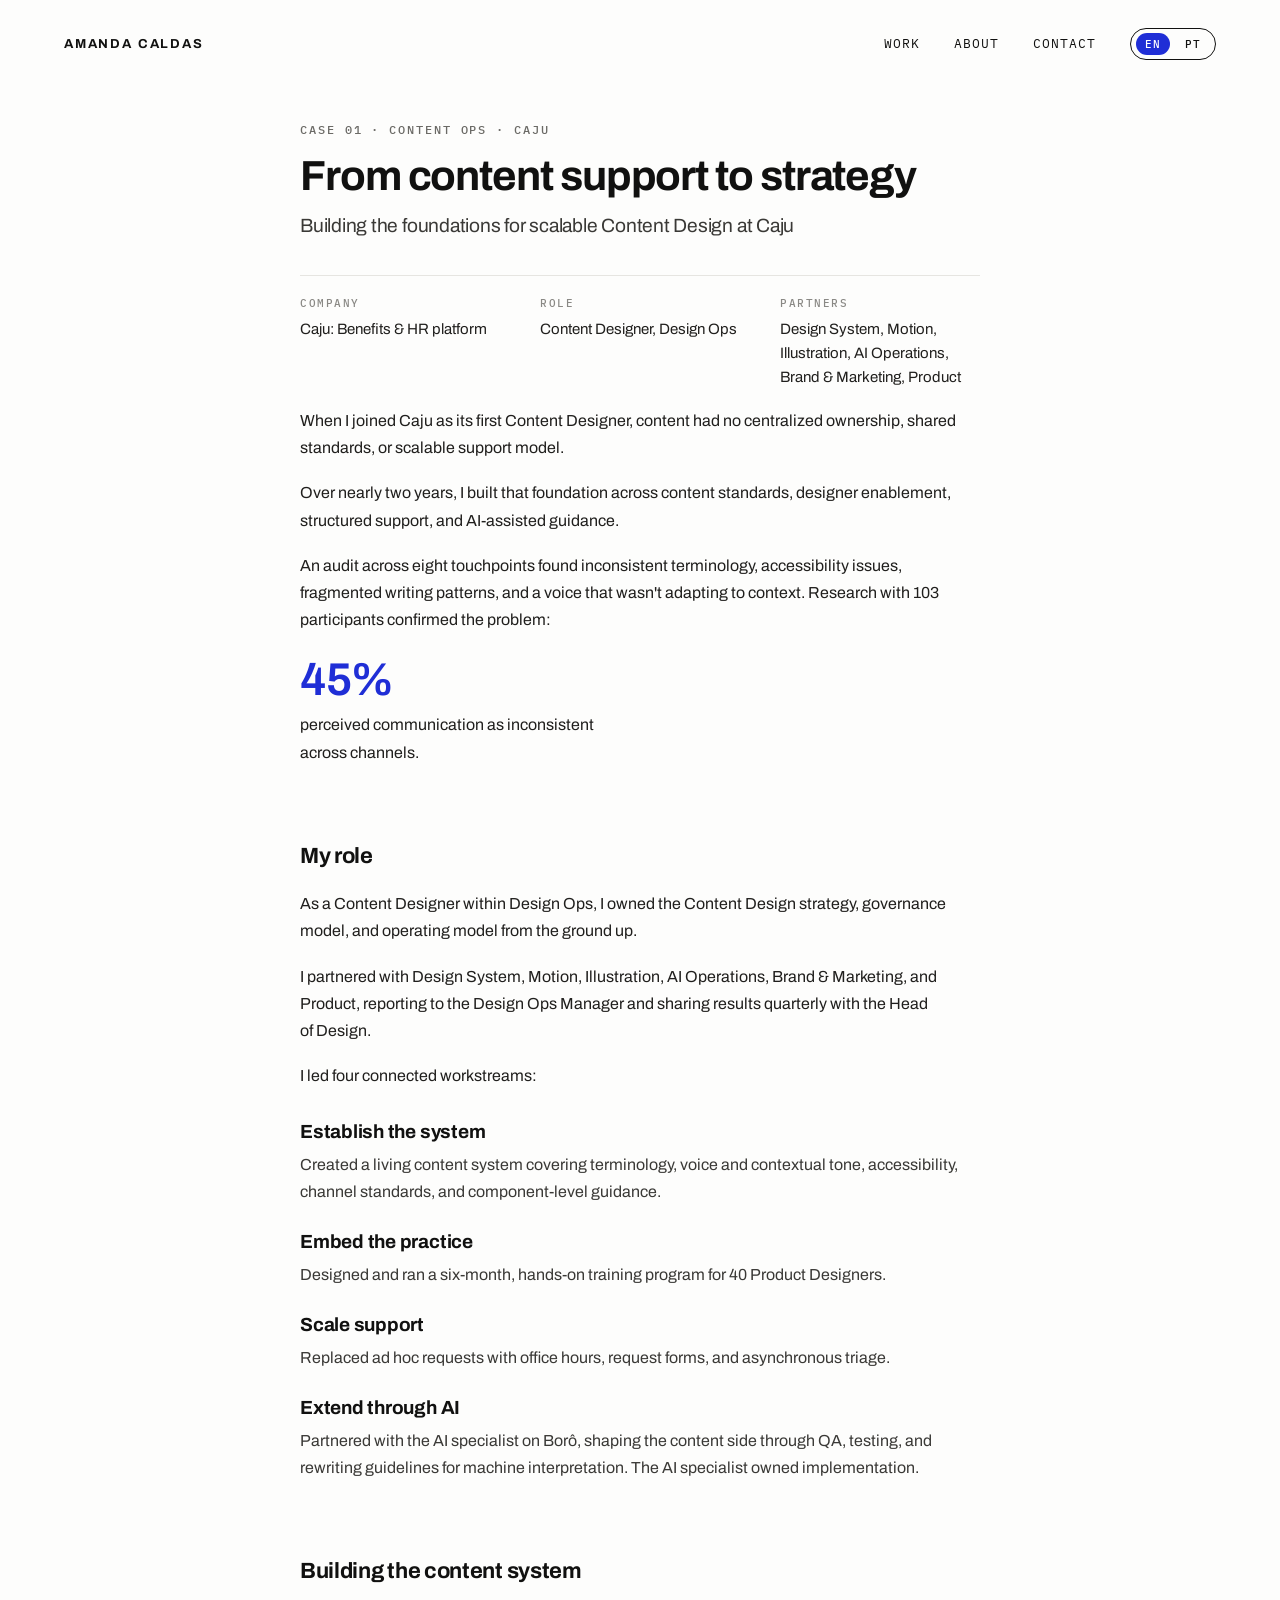
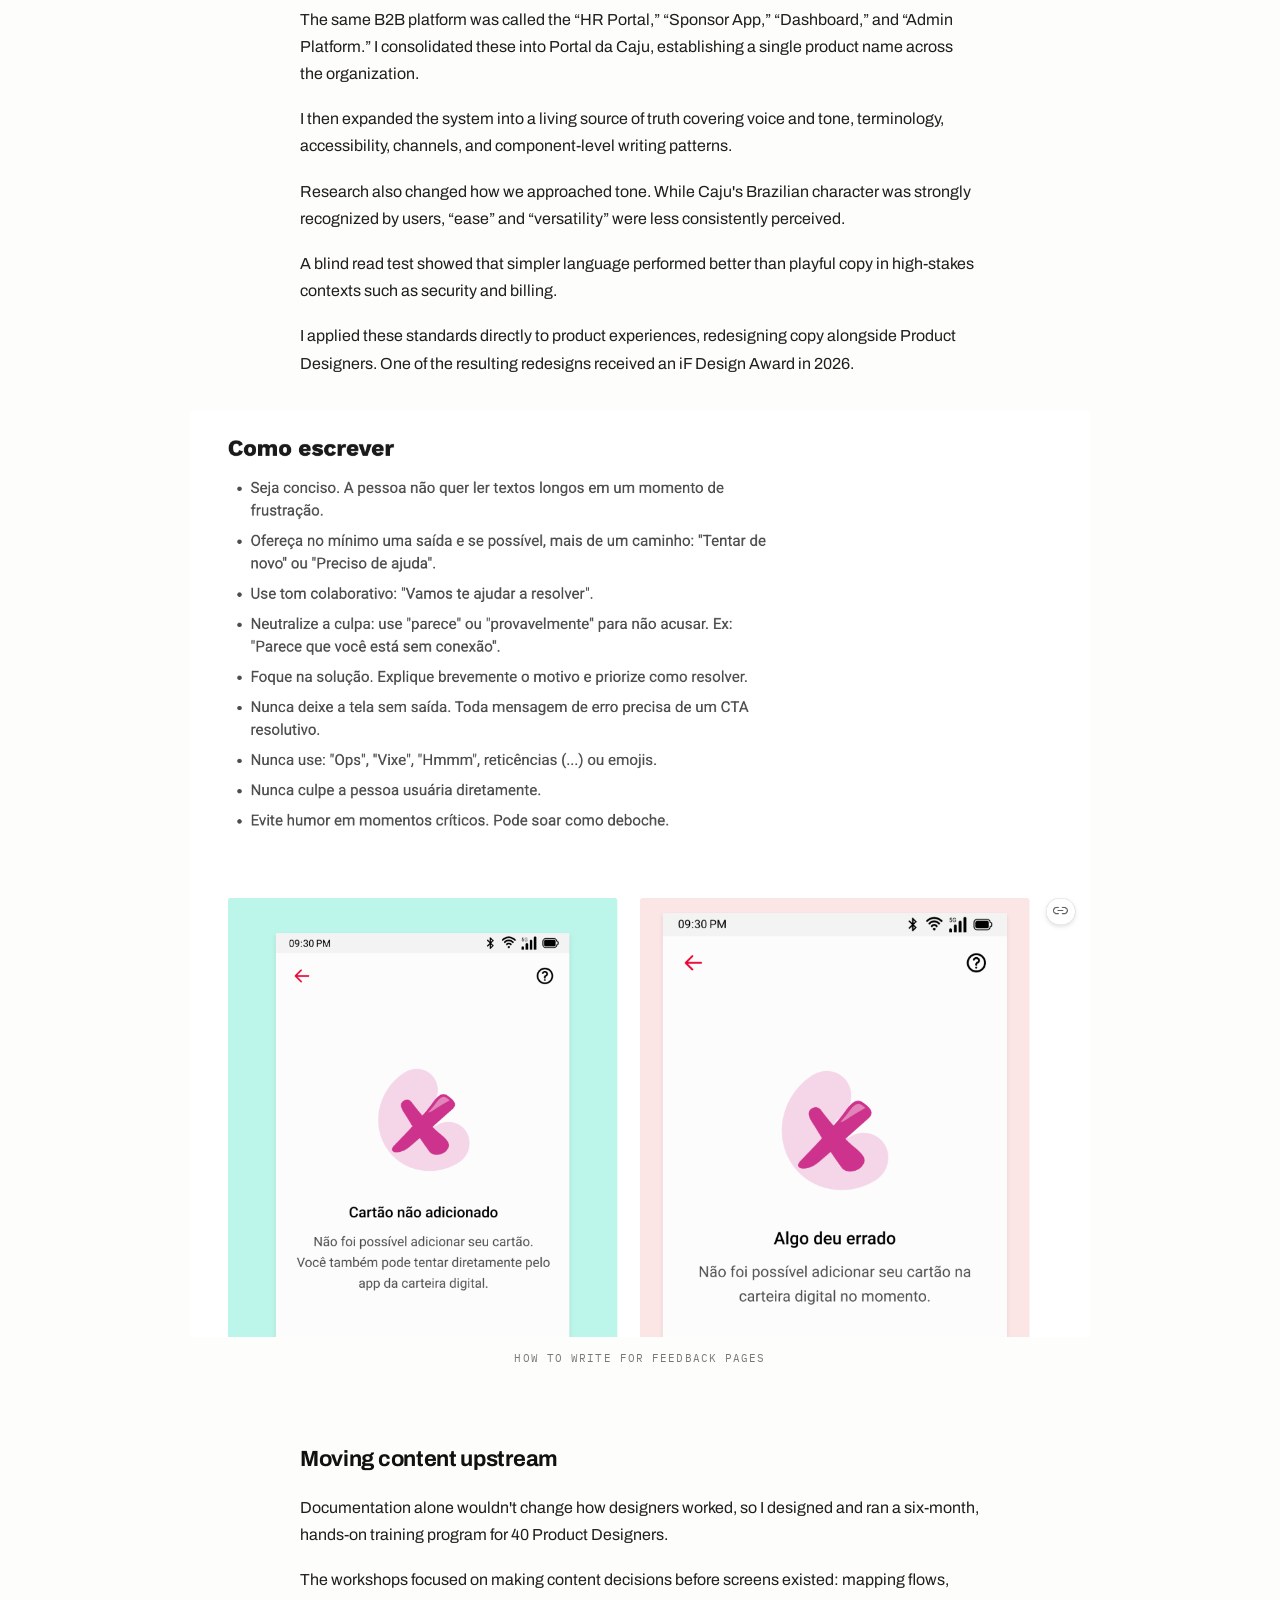
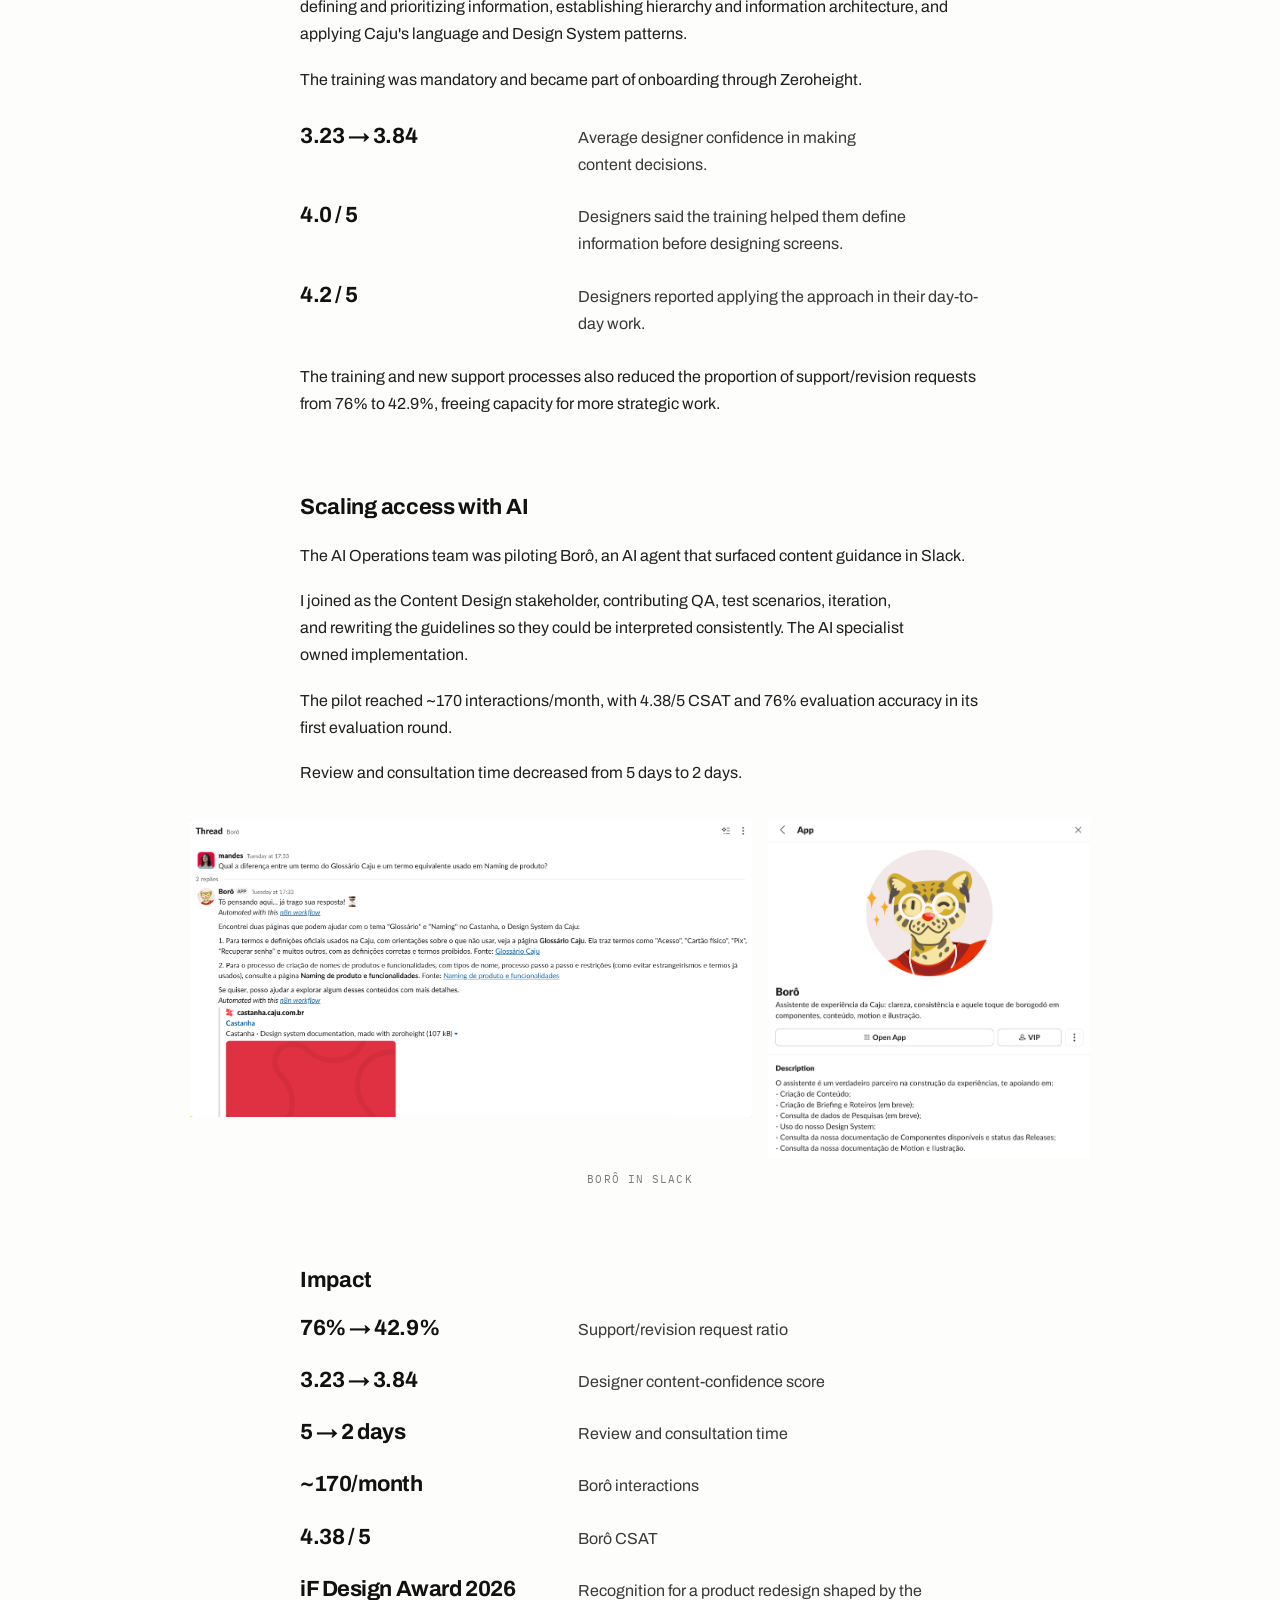
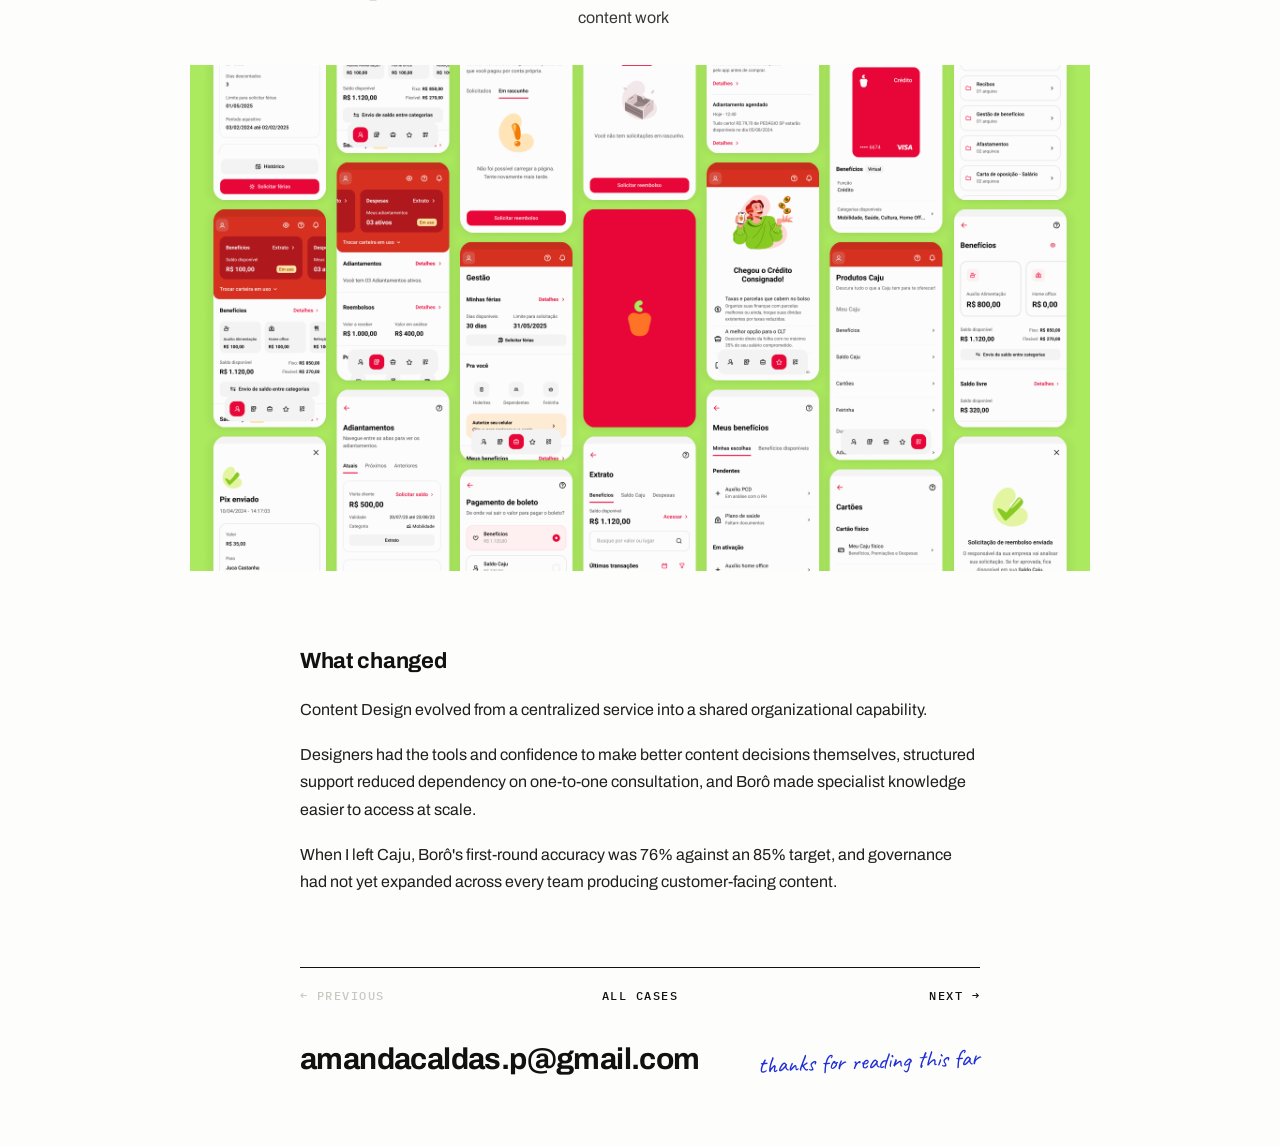
<file: Case-Content-Ops.html>
<!DOCTYPE html>
<html lang="en">
<head>
<meta charset="utf-8">
<meta name="viewport" content="width=device-width, initial-scale=1">
<title>From content support to strategy — Amanda Caldas</title>
<meta property="og:type" content="website">
<meta property="og:site_name" content="Amanda Caldas">
<meta property="og:title" content="From content support to strategy — Amanda Caldas">
<meta property="og:description" content="Building the foundations for scalable Content Design at Caju.">
<meta property="og:url" content="https://amandacaldas-p.com.br/Case-Content-Ops.html">
<meta property="og:image" content="https://amandacaldas-p.com.br/assets/og-image.jpg">
<meta property="og:image:width" content="1200">
<meta property="og:image:height" content="630">
<meta property="og:image:alt" content="Meet the content designer — Amanda Caldas">
<meta name="twitter:card" content="summary_large_image">
<meta name="description" content="Building the foundations for scalable Content Design at Caju.">
<script>
  try { if (localStorage.getItem('ac-lang') === 'pt') document.documentElement.lang = 'pt-BR'; } catch (e) {}
</script>
<link rel="preconnect" href="https://fonts.googleapis.com">
<link rel="preconnect" href="https://fonts.gstatic.com" crossorigin>
<link href="https://fonts.googleapis.com/css2?family=Archivo:wght@400;500;600;700;800&family=Caveat:wght@500;600;700&family=IBM+Plex+Mono:wght@400;500&display=swap" rel="stylesheet">
<link rel="stylesheet" href="styles.css">
<link rel="icon" href="assets/favicon.svg" type="image/svg+xml">
<link rel="icon" href="assets/favicon-32.png" sizes="32x32" type="image/png">
<link rel="apple-touch-icon" href="assets/apple-touch-icon.png">
</head>
<body>
<div class="page">

  <header class="site-header">
    <a class="brand" href="index.html">Amanda Caldas</a>
    <nav class="site-nav" aria-label="Main">
      <a href="index.html#work"><span class="en">Work</span><span class="pt">Trabalhos</span></a>
      <a href="About.html"><span class="en">About</span><span class="pt">Sobre</span></a>
      <a href="index.html#contact"><span class="en">Contact</span><span class="pt">Contato</span></a>
      <span class="lang-toggle" role="group" aria-label="Language">
        <button type="button" data-set-lang="en">EN</button>
        <button type="button" data-set-lang="pt">PT</button>
      </span>
    </nav>
  </header>

  <article class="case">

    <div class="en">
      <p class="eyebrow">Case 01 · Content Ops · Caju</p>
      <h1>From content support to strategy</h1>
      <p class="case-lead">Building the foundations for scalable Content Design at Caju</p>

      <div class="case-meta">
        <div><p class="meta-label">Company</p><p>Caju: Benefits &amp; HR platform</p></div>
        <div><p class="meta-label">Role</p><p>Content Designer, Design Ops</p></div>
        <div><p class="meta-label">Partners</p><p>Design System, Motion, Illustration, AI Operations, Brand &amp; Marketing, Product</p></div>
      </div>

      <p>When I joined Caju as its first Content Designer, content had no centralized ownership, shared standards, or scalable support model.</p>
      <p>Over nearly two years, I built that foundation across content standards, designer enablement, structured support, and AI-assisted guidance.</p>
      <p>An audit across eight touchpoints found inconsistent terminology, accessibility issues, fragmented writing patterns, and a voice that wasn't adapting to context. Research with 103 participants confirmed the problem:</p>

      <div class="metric">
        <p class="metric-value">45%</p>
        <p>perceived communication as inconsistent across channels.</p>
      </div>

      <h2>My role</h2>
      <p>As a Content Designer within Design Ops, I owned the Content Design strategy, governance model, and operating model from the ground up.</p>
      <p>I partnered with Design System, Motion, Illustration, AI Operations, Brand &amp; Marketing, and Product, reporting to the Design Ops Manager and sharing results quarterly with the Head of Design.</p>
      <p>I led four connected workstreams:</p>

      <div class="workstreams">
        <div><h3>Establish the system</h3><p>Created a living content system covering terminology, voice and contextual tone, accessibility, channel standards, and component-level guidance.</p></div>
        <div><h3>Embed the practice</h3><p>Designed and ran a six-month, hands-on training program for 40 Product Designers.</p></div>
        <div><h3>Scale support</h3><p>Replaced ad hoc requests with office hours, request forms, and asynchronous triage.</p></div>
        <div><h3>Extend through AI</h3><p>Partnered with the AI specialist on Borô, shaping the content side through QA, testing, and rewriting guidelines for machine interpretation. The AI specialist owned implementation.</p></div>
      </div>

      <h2>Building the content system</h2>
      <p>The same B2B platform was called the “HR Portal,” “Sponsor App,” “Dashboard,” and “Admin Platform.” I consolidated these into Portal da Caju, establishing a single product name across the organization.</p>
      <p>I then expanded the system into a living source of truth covering voice and tone, terminology, accessibility, channels, and component-level writing patterns.</p>
      <p>Research also changed how we approached tone. While Caju's Brazilian character was strongly recognized by users, “ease” and “versatility” were less consistently perceived.</p>
      <p>A blind read test showed that simpler language performed better than playful copy in high-stakes contexts such as security and billing.</p>
      <p>I applied these standards directly to product experiences, redesigning copy alongside Product Designers. One of the resulting redesigns received an iF Design Award in 2026.</p>

      <figure>
        <img src="assets/content-feedback-pages.png" alt="Guidelines for writing feedback pages">
        <figcaption>How to write for feedback pages</figcaption>
      </figure>

      <h2>Moving content upstream</h2>
      <p>Documentation alone wouldn't change how designers worked, so I designed and ran a six-month, hands-on training program for 40 Product Designers.</p>
      <p>The workshops focused on making content decisions before screens existed: mapping flows, defining and prioritizing information, establishing hierarchy and information architecture, and applying Caju's language and Design System patterns.</p>
      <p>The training was mandatory and became part of onboarding through Zeroheight.</p>

      <div class="stats">
        <div><p class="stat-value">3.23 → 3.84</p><p>Average designer confidence in making content decisions.</p></div>
        <div><p class="stat-value">4.0 / 5</p><p>Designers said the training helped them define information before designing screens.</p></div>
        <div><p class="stat-value">4.2 / 5</p><p>Designers reported applying the approach in their day-to-day work.</p></div>
      </div>

      <p>The training and new support processes also reduced the proportion of support/revision requests from 76% to 42.9%, freeing capacity for more strategic work.</p>

      <h2>Scaling access with AI</h2>
      <p>The AI Operations team was piloting Borô, an AI agent that surfaced content guidance in Slack.</p>
      <p>I joined as the Content Design stakeholder, contributing QA, test scenarios, iteration, and rewriting the guidelines so they could be interpreted consistently. The AI specialist owned implementation.</p>
      <p>The pilot reached ~170 interactions/month, with 4.38/5 CSAT and 76% evaluation accuracy in its first evaluation round.</p>
      <p>Review and consultation time decreased from 5 days to 2 days.</p>

      <figure>
        <div class="figure-pair">
          <img src="assets/content-boro-thread.png" alt="Borô answering a question in a Slack thread" style="flex: 1.666 1 0;">
          <img src="assets/content-boro-app.png" alt="Borô app profile in Slack" style="flex: 0.954 1 0;">
        </div>
        <figcaption>Borô in Slack</figcaption>
      </figure>

      <h2>Impact</h2>
      <div class="stats">
        <div><p class="stat-value">76% → 42.9%</p><p>Support/revision request ratio</p></div>
        <div><p class="stat-value">3.23 → 3.84</p><p>Designer content-confidence score</p></div>
        <div><p class="stat-value">5 → 2 days</p><p>Review and consultation time</p></div>
        <div><p class="stat-value">~170/month</p><p>Borô interactions</p></div>
        <div><p class="stat-value">4.38 / 5</p><p>Borô CSAT</p></div>
        <div><p class="stat-value">iF Design Award 2026</p><p>Recognition for a product redesign shaped by the content work</p></div>
      </div>

      <figure>
        <img src="assets/content-caju-app-screens.png" alt="Caju app screens">
      </figure>

      <h2>What changed</h2>
      <p>Content Design evolved from a centralized service into a shared organizational capability.</p>
      <p>Designers had the tools and confidence to make better content decisions themselves, structured support reduced dependency on one-to-one consultation, and Borô made specialist knowledge easier to access at scale.</p>
      <p>When I left Caju, Borô's first-round accuracy was 76% against an 85% target, and governance had not yet expanded across every team producing customer-facing content.</p>
    </div>

    <div class="pt">
      <p class="eyebrow">Caso 01 · Content Ops · Caju</p>
      <h1>Construindo Content Ops do zero</h1>
      <p class="case-lead">Construindo as bases para um Content Design escalável na Caju</p>

      <div class="case-meta">
        <div><p class="meta-label">Empresa</p><p>Caju: plataforma de benefícios e gestão de pessoas</p></div>
        <div><p class="meta-label">Cargo</p><p>Content Designer, Design Ops</p></div>
        <div><p class="meta-label">Parceiros</p><p>Design System, Motion, Ilustração, Operações de IA, Marca &amp; Marketing, Produto</p></div>
      </div>

      <p>Quando entrei na Caju como primeira Content Designer da empresa, conteúdo não tinha uma área responsável, padrões compartilhados ou um modelo de suporte que pudesse escalar.</p>
      <p>Ao longo de quase dois anos, construí essa base a partir de quatro frentes: padrões de conteúdo, capacitação de designers, suporte estruturado e orientação com apoio de IA.</p>
      <p>Uma auditoria em oito pontos de contato identificou inconsistências de terminologia, problemas de acessibilidade, padrões de escrita fragmentados e uma voz que não se adaptava ao contexto. Uma pesquisa com 103 participantes confirmou o problema:</p>

      <div class="metric">
        <p class="metric-value">45%</p>
        <p>percebiam a comunicação como inconsistente entre os canais.</p>
      </div>

      <h2>Meu papel</h2>
      <p>Como Content Designer em Design Ops, fui responsável pela estratégia de Content Design, pelo modelo de governança e pelo modelo operacional da área desde o início.</p>
      <p>Trabalhei em parceria com Design System, Motion, Ilustração, Operações de IA, Marca &amp; Marketing e Produto, reportando ao Design Ops Manager e compartilhando os resultados trimestralmente com a Head of Design.</p>
      <p>Liderei quatro frentes conectadas:</p>

      <div class="workstreams">
        <div><h3>Estruturar o sistema</h3><p>Criei um sistema de conteúdo vivo, com orientações sobre terminologia, voz e tom contextual, acessibilidade, padrões por canal e escrita em nível de componente.</p></div>
        <div><h3>Incorporar a prática</h3><p>Criei e conduzi um programa prático de capacitação de seis meses para 40 Product Designers.</p></div>
        <div><h3>Escalar o suporte</h3><p>Substituí solicitações pontuais por um modelo estruturado com office hours, formulários de solicitação e triagem assíncrona.</p></div>
        <div><h3>Expandir com IA</h3><p>Trabalhei em parceria com a pessoa especialista em IA no Borô, contribuindo para a frente de conteúdo por meio de QA, testes e reescrita das orientações para facilitar a interpretação pela máquina. A implementação ficou sob responsabilidade da pessoa especialista em IA.</p></div>
      </div>

      <h2>Construindo o sistema de conteúdo</h2>
      <p>A mesma plataforma B2B era chamada de “Portal do RH”, “App do Patrocinador”, “Dashboard” e “Plataforma Administrativa”. Consolidei esses nomes em Portal da Caju, estabelecendo um único nome para o produto em toda a organização.</p>
      <p>A partir daí, ampliei o sistema para criar uma fonte de verdade viva, com orientações sobre voz e tom, terminologia, acessibilidade, canais e padrões de escrita em nível de componente.</p>
      <p>A pesquisa também mudou a forma como trabalhávamos o tom de voz. Embora o caráter brasileiro da Caju fosse fortemente reconhecido pelos usuários, “facilidade” e “versatilidade” eram percebidas de forma menos consistente.</p>
      <p>Um teste de leitura às cegas mostrou que uma linguagem mais simples funcionava melhor do que uma comunicação mais descontraída em contextos de maior risco, como segurança e cobrança.</p>
      <p>Apliquei esses padrões diretamente nas experiências do produto, trabalhando na revisão dos textos em parceria com Product Designers. Um dos redesigns resultantes desse trabalho recebeu um iF Design Award em 2026.</p>

      <figure>
        <img src="assets/content-feedback-pages.png" alt="Orientações para escrever páginas de feedback">
        <figcaption>Como escrever para páginas de feedback</figcaption>
      </figure>

      <h2>Levando conteúdo para o início do processo</h2>
      <p>A documentação, sozinha, não mudaria a forma como os designers trabalhavam. Por isso, criei e conduzi um programa prático de capacitação de seis meses para 40 Product Designers.</p>
      <p>Os workshops focavam em tomar decisões de conteúdo antes mesmo da criação das telas: mapear fluxos, definir e priorizar informações, estabelecer hierarquia e arquitetura da informação e aplicar os padrões de linguagem e do Design System da Caju.</p>
      <p>A capacitação era obrigatória e passou a fazer parte do onboarding por meio do Zeroheight.</p>

      <div class="stats">
        <div><p class="stat-value">3,23 → 3,84</p><p>Confiança média dos designers para tomar decisões de conteúdo.</p></div>
        <div><p class="stat-value">4,0 / 5</p><p>Disseram que a capacitação ajudou a definir as informações antes de desenhar as telas.</p></div>
        <div><p class="stat-value">4,2 / 5</p><p>Relataram aplicar a abordagem no trabalho do dia a dia.</p></div>
      </div>

      <p>A capacitação e os novos processos de suporte também reduziram a proporção de solicitações de suporte/revisão de 76% para 42,9%, liberando capacidade para trabalhos mais estratégicos.</p>

      <h2>Escalando o acesso com IA</h2>
      <p>O time de Operações de IA estava conduzindo um piloto do Borô, um agente de IA que disponibilizava orientações de conteúdo diretamente no Slack.</p>
      <p>Entrei no projeto como stakeholder de Content Design, contribuindo com QA, cenários de teste, iterações e reescrita das orientações para que pudessem ser interpretadas de forma consistente. A implementação ficou sob responsabilidade da pessoa especialista em IA.</p>
      <p>O piloto chegou a aproximadamente 170 interações por mês, com CSAT de 4,38/5 e 76% de precisão na primeira rodada de avaliação.</p>
      <p>O tempo de revisão e consulta caiu de 5 dias para 2 dias.</p>

      <figure>
        <div class="figure-pair">
          <img src="assets/content-boro-thread.png" alt="Borô respondendo uma pergunta em uma thread no Slack" style="flex: 1.666 1 0;">
          <img src="assets/content-boro-app.png" alt="Perfil do app Borô no Slack" style="flex: 0.954 1 0;">
        </div>
        <figcaption>Borô no Slack</figcaption>
      </figure>

      <h2>Impacto</h2>
      <div class="stats">
        <div><p class="stat-value">76% → 42,9%</p><p>Proporção de solicitações de suporte/revisão</p></div>
        <div><p class="stat-value">3,23 → 3,84</p><p>Índice de confiança dos designers em decisões de conteúdo</p></div>
        <div><p class="stat-value">5 → 2 dias</p><p>Tempo de revisão e consulta</p></div>
        <div><p class="stat-value">~170/mês</p><p>Interações com o Borô</p></div>
        <div><p class="stat-value">4,38 / 5</p><p>CSAT do Borô</p></div>
        <div><p class="stat-value">iF Design Award 2026</p><p>Reconhecimento por um redesign de produto influenciado pelo trabalho de conteúdo</p></div>
      </div>

      <figure>
        <img src="assets/content-caju-app-screens.png" alt="Telas do app da Caju">
      </figure>

      <h2>O que mudou</h2>
      <p>Content Design deixou de ser um serviço centralizado e passou a funcionar como uma capacidade compartilhada pela organização.</p>
      <p>Os designers passaram a ter ferramentas e mais confiança para tomar decisões de conteúdo por conta própria, o suporte estruturado reduziu a dependência de consultas individuais e o Borô tornou o conhecimento especializado mais acessível em escala.</p>
      <p>Quando saí da Caju, a precisão do Borô na primeira rodada de avaliação era de 76%, diante de uma meta de 85%, e a governança ainda não havia sido expandida para todas as equipes que produziam conteúdo voltado aos clientes.</p>
    </div>

    <nav class="case-nav" aria-label="Cases">
      <span class="disabled"><span class="en">← Previous</span><span class="pt">← Anterior</span></span>
      <a href="index.html#work"><span class="en">All cases</span><span class="pt">Todos os casos</span></a>
      <a href="Case-Event-Ecosystem.html"><span class="en">Next →</span><span class="pt">Próximo →</span></a>
    </nav>
  </article>

  <footer class="case-footer">
    <a class="contact-email" href="mailto:amandacaldas.p@gmail.com">amandacaldas.p@gmail.com</a>
    <span class="footer-accent"><span class="en">thanks for reading this far</span><span class="pt">obrigada por ler até aqui</span></span>
  </footer>

</div>
<script src="lang.js"></script>
</body>
</html>
</file>
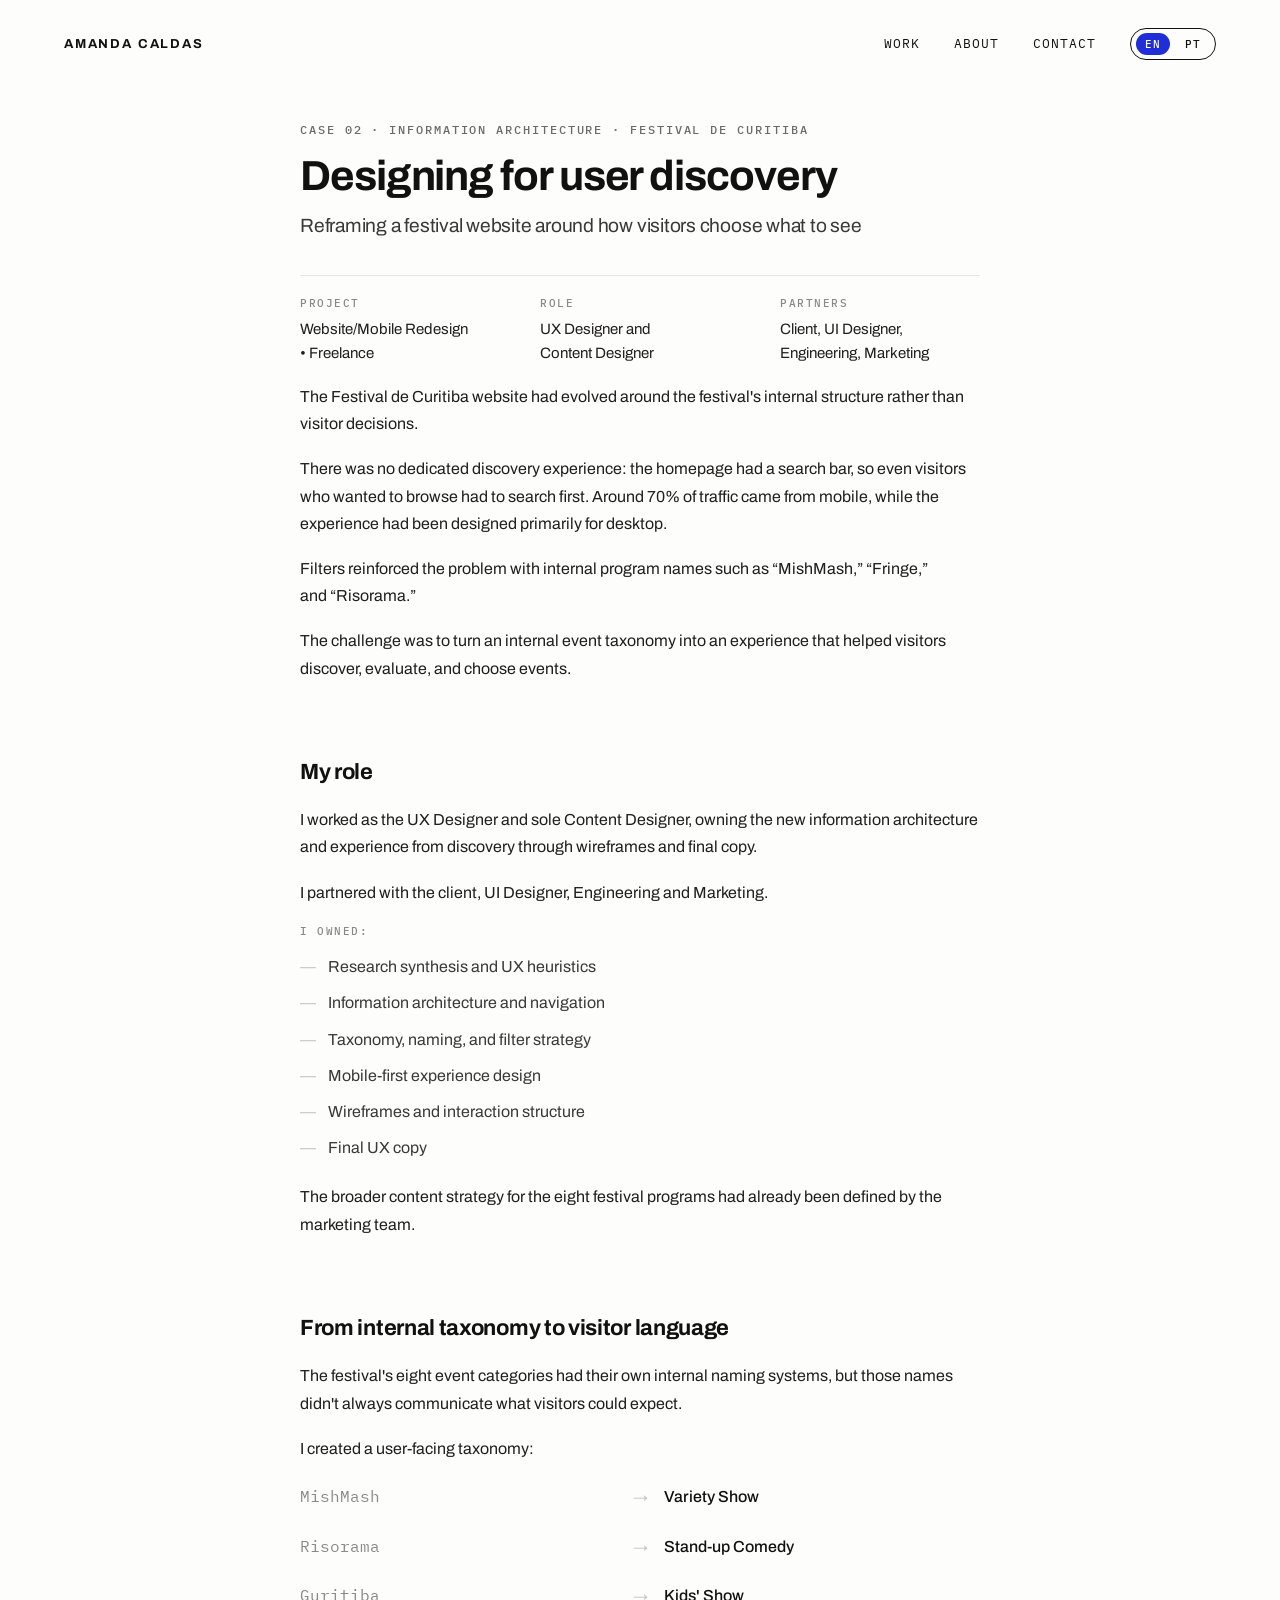
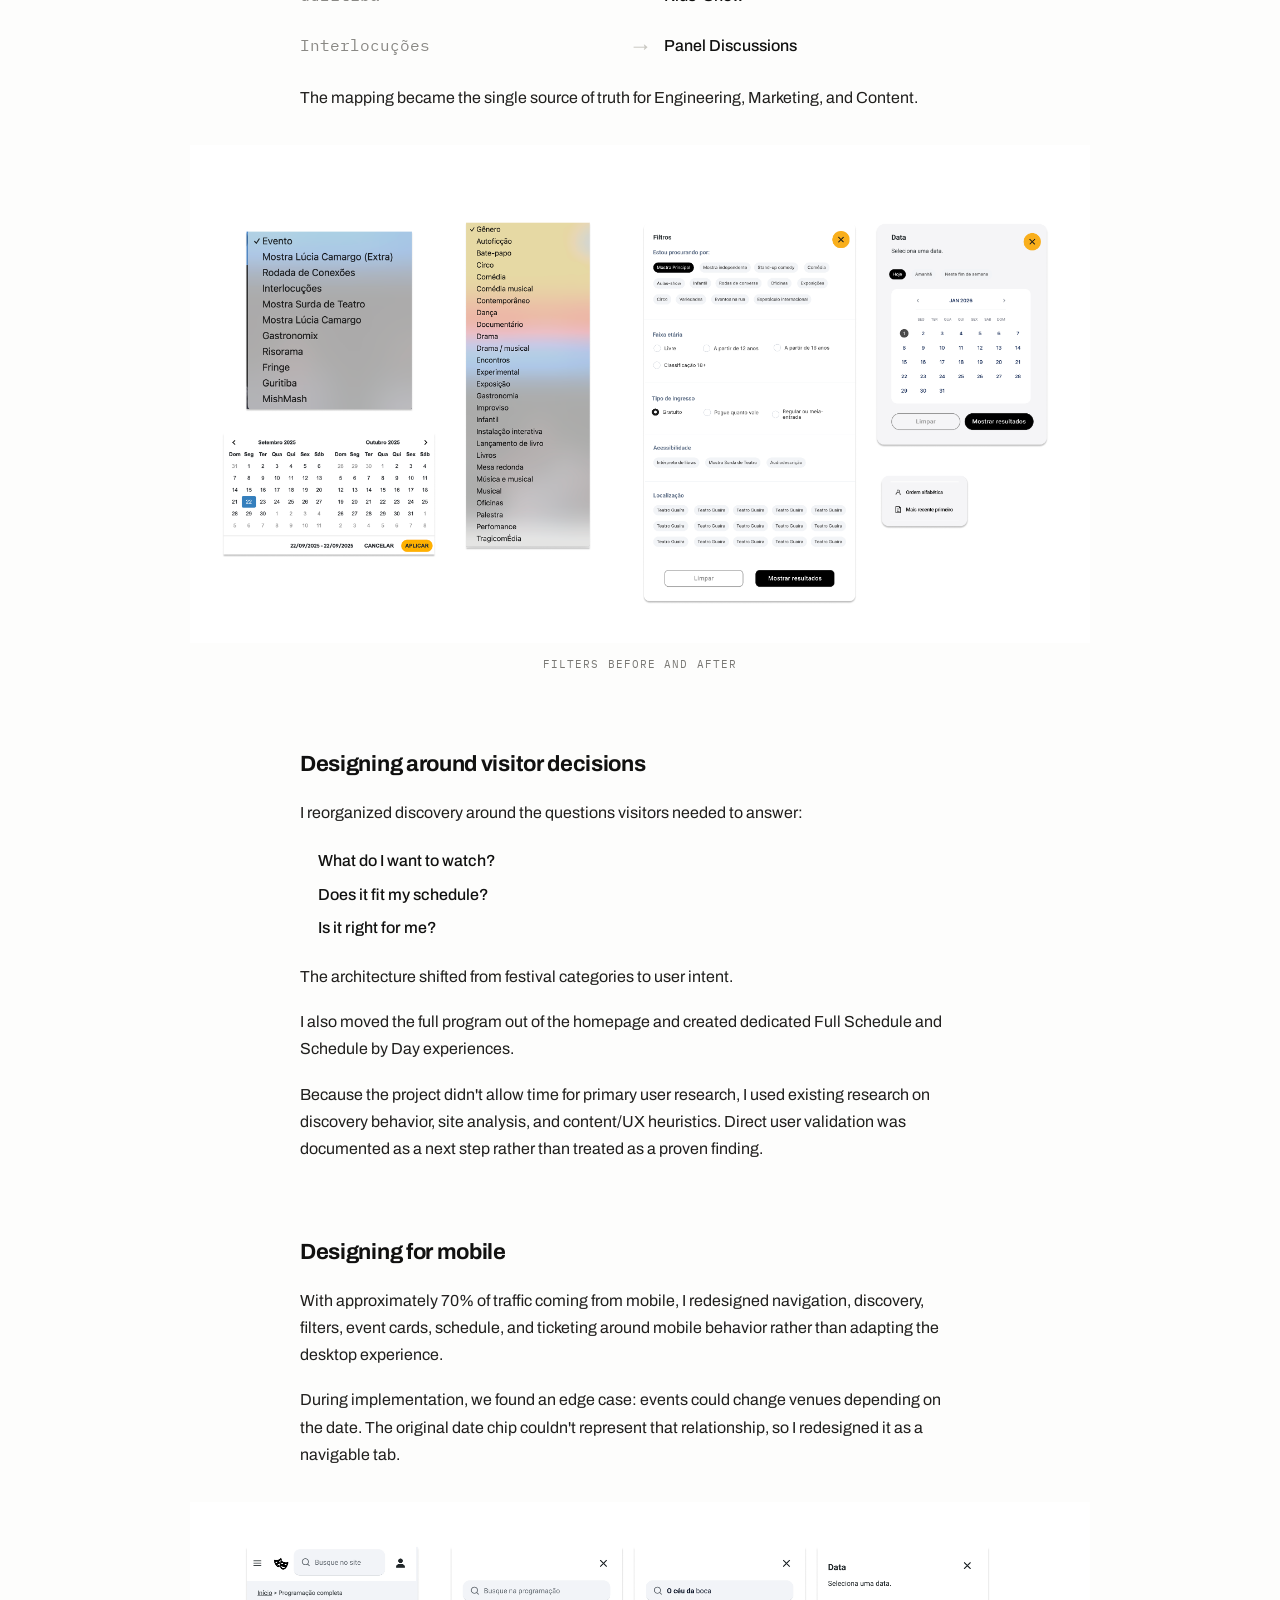
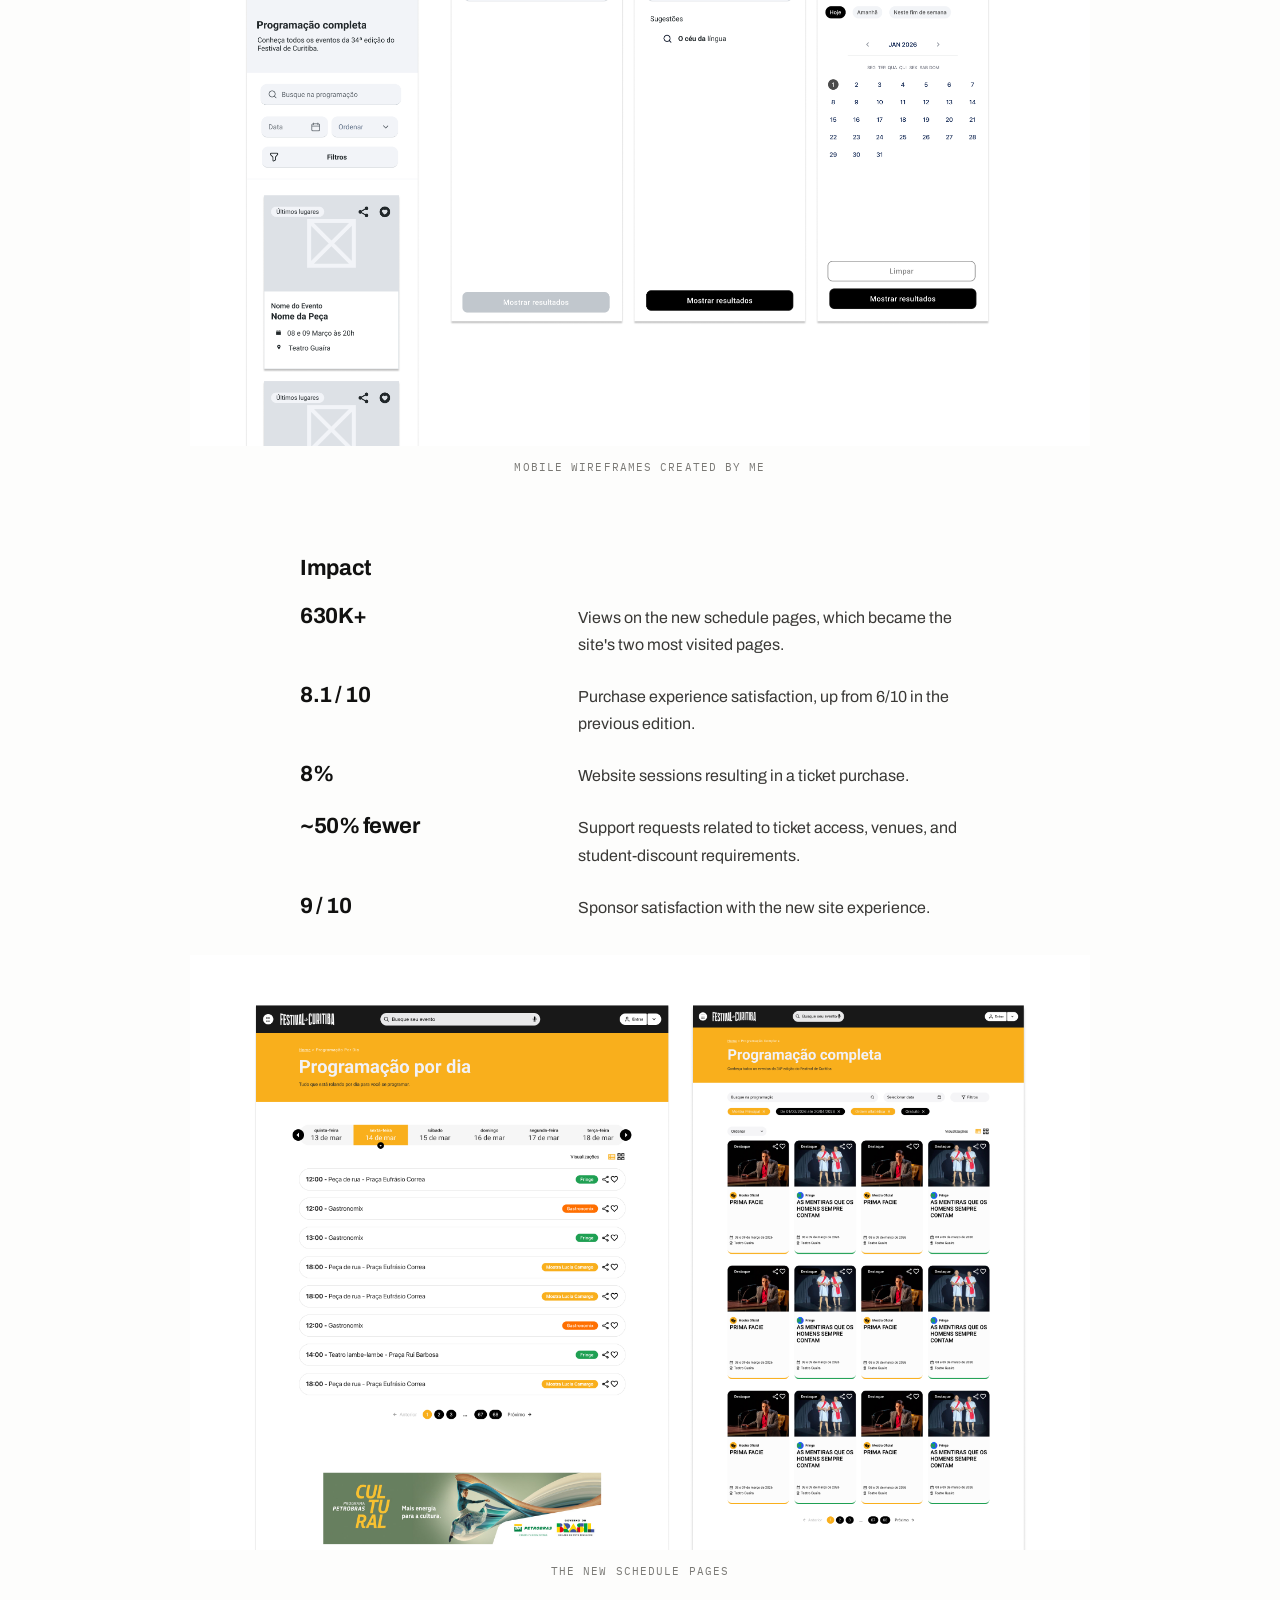
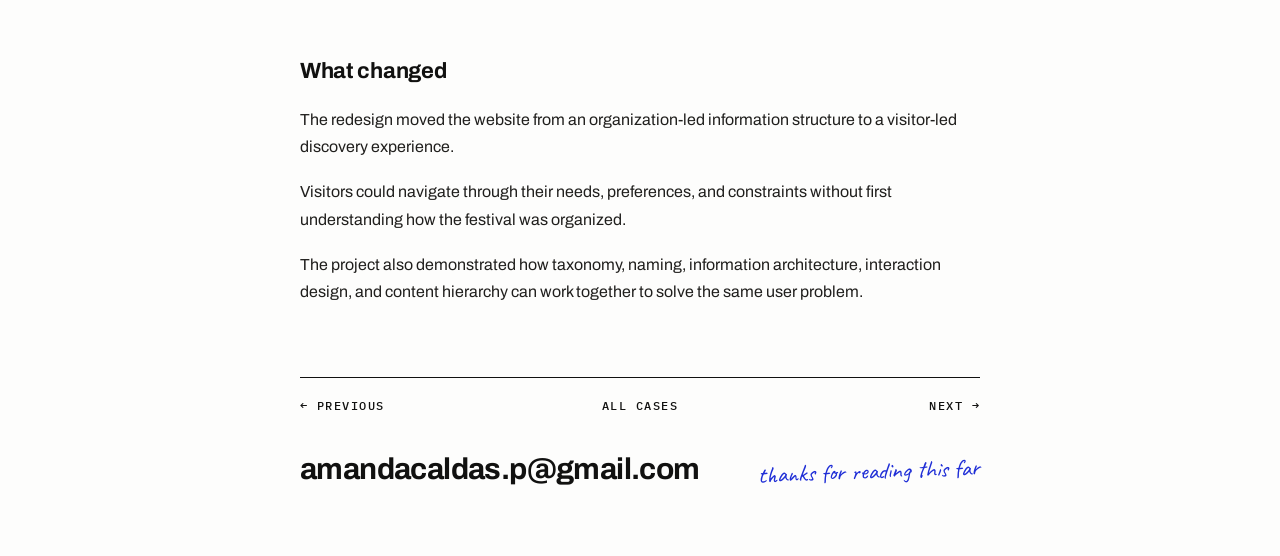
<file: Case-Event-Ecosystem.html>
<!DOCTYPE html>
<html lang="en">
<head>
<meta charset="utf-8">
<meta name="viewport" content="width=device-width, initial-scale=1">
<title>Designing for user discovery — Amanda Caldas</title>
<meta property="og:type" content="website">
<meta property="og:site_name" content="Amanda Caldas">
<meta property="og:title" content="Designing for user discovery — Amanda Caldas">
<meta property="og:description" content="Reframing a festival website around how visitors choose what to see.">
<meta property="og:url" content="https://amandacaldas-p.com.br/Case-Event-Ecosystem.html">
<meta property="og:image" content="https://amandacaldas-p.com.br/assets/og-image.jpg">
<meta property="og:image:width" content="1200">
<meta property="og:image:height" content="630">
<meta property="og:image:alt" content="Meet the content designer — Amanda Caldas">
<meta name="twitter:card" content="summary_large_image">
<meta name="description" content="Reframing a festival website around how visitors choose what to see.">
<script>
  try { if (localStorage.getItem('ac-lang') === 'pt') document.documentElement.lang = 'pt-BR'; } catch (e) {}
</script>
<link rel="preconnect" href="https://fonts.googleapis.com">
<link rel="preconnect" href="https://fonts.gstatic.com" crossorigin>
<link href="https://fonts.googleapis.com/css2?family=Archivo:wght@400;500;600;700;800&family=Caveat:wght@500;600;700&family=IBM+Plex+Mono:wght@400;500&display=swap" rel="stylesheet">
<link rel="stylesheet" href="styles.css">
<link rel="icon" href="assets/favicon.svg" type="image/svg+xml">
<link rel="icon" href="assets/favicon-32.png" sizes="32x32" type="image/png">
<link rel="apple-touch-icon" href="assets/apple-touch-icon.png">
</head>
<body>
<div class="page">

  <header class="site-header">
    <a class="brand" href="index.html">Amanda Caldas</a>
    <nav class="site-nav" aria-label="Main">
      <a href="index.html#work"><span class="en">Work</span><span class="pt">Trabalhos</span></a>
      <a href="About.html"><span class="en">About</span><span class="pt">Sobre</span></a>
      <a href="index.html#contact"><span class="en">Contact</span><span class="pt">Contato</span></a>
      <span class="lang-toggle" role="group" aria-label="Language">
        <button type="button" data-set-lang="en">EN</button>
        <button type="button" data-set-lang="pt">PT</button>
      </span>
    </nav>
  </header>

  <article class="case">

    <div class="en">
      <p class="eyebrow">Case 02 · Information architecture · Festival de Curitiba</p>
      <h1>Designing for user discovery</h1>
      <p class="case-lead">Reframing a festival website around how visitors choose what to see</p>

      <div class="case-meta">
        <div><p class="meta-label">Project</p><p>Website/Mobile Redesign • Freelance</p></div>
        <div><p class="meta-label">Role</p><p>UX Designer and Content Designer</p></div>
        <div><p class="meta-label">Partners</p><p>Client, UI Designer, Engineering, Marketing</p></div>
      </div>

      <p>The Festival de Curitiba website had evolved around the festival's internal structure rather than visitor decisions.</p>
      <p>There was no dedicated discovery experience: the homepage had a search bar, so even visitors who wanted to browse had to search first. Around 70% of traffic came from mobile, while the experience had been designed primarily for desktop.</p>
      <p>Filters reinforced the problem with internal program names such as “MishMash,” “Fringe,” and “Risorama.”</p>
      <p>The challenge was to turn an internal event taxonomy into an experience that helped visitors discover, evaluate, and choose events.</p>

      <h2>My role</h2>
      <p>I worked as the UX Designer and sole Content Designer, owning the new information architecture and experience from discovery through wireframes and final copy.</p>
      <p>I partnered with the client, UI Designer, Engineering and Marketing.</p>
      <p class="meta-label">I owned:</p>
      <ul class="dash-list">
        <li>Research synthesis and UX heuristics</li>
        <li>Information architecture and navigation</li>
        <li>Taxonomy, naming, and filter strategy</li>
        <li>Mobile-first experience design</li>
        <li>Wireframes and interaction structure</li>
        <li>Final UX copy</li>
      </ul>
      <p>The broader content strategy for the eight festival programs had already been defined by the marketing team.</p>

      <h2>From internal taxonomy to visitor language</h2>
      <p>The festival's eight event categories had their own internal naming systems, but those names didn't always communicate what visitors could expect.</p>
      <p>I created a user-facing taxonomy:</p>

      <div class="mapping">
        <div><p class="from">MishMash</p><span class="arrow">→</span><p class="to">Variety Show</p></div>
        <div><p class="from">Risorama</p><span class="arrow">→</span><p class="to">Stand-up Comedy</p></div>
        <div><p class="from">Guritiba</p><span class="arrow">→</span><p class="to">Kids' Show</p></div>
        <div><p class="from">Interlocuções</p><span class="arrow">→</span><p class="to">Panel Discussions</p></div>
      </div>

      <p>The mapping became the single source of truth for Engineering, Marketing, and Content.</p>

      <figure>
        <img src="assets/event-filters-before-after.png" alt="Filters before and after">
        <figcaption>Filters before and after</figcaption>
      </figure>

      <h2>Designing around visitor decisions</h2>
      <p>I reorganized discovery around the questions visitors needed to answer:</p>
      <div class="questions">
        <p>What do I want to watch?</p>
        <p>Does it fit my schedule?</p>
        <p>Is it right for me?</p>
      </div>
      <p>The architecture shifted from festival categories to user intent.</p>
      <p>I also moved the full program out of the homepage and created dedicated Full Schedule and Schedule by Day experiences.</p>
      <p>Because the project didn't allow time for primary user research, I used existing research on discovery behavior, site analysis, and content/UX heuristics. Direct user validation was documented as a next step rather than treated as a proven finding.</p>

      <h2>Designing for mobile</h2>
      <p>With approximately 70% of traffic coming from mobile, I redesigned navigation, discovery, filters, event cards, schedule, and ticketing around mobile behavior rather than adapting the desktop experience.</p>
      <p>During implementation, we found an edge case: events could change venues depending on the date. The original date chip couldn't represent that relationship, so I redesigned it as a navigable tab.</p>

      <figure>
        <img src="assets/event-mobile-wireframes.png" alt="Mobile wireframes of the schedule, search and date filter">
        <figcaption>Mobile wireframes created by me</figcaption>
      </figure>

      <h2>Impact</h2>
      <div class="stats">
        <div><p class="stat-value">630K+</p><p>Views on the new schedule pages, which became the site's two most visited pages.</p></div>
        <div><p class="stat-value">8.1 / 10</p><p>Purchase experience satisfaction, up from 6/10 in the previous edition.</p></div>
        <div><p class="stat-value">8%</p><p>Website sessions resulting in a ticket purchase.</p></div>
        <div><p class="stat-value">~50% fewer</p><p>Support requests related to ticket access, venues, and student-discount requirements.</p></div>
        <div><p class="stat-value">9 / 10</p><p>Sponsor satisfaction with the new site experience.</p></div>
      </div>

      <figure>
        <img src="assets/event-schedule-pages.png" alt="New schedule pages: by day and full schedule">
        <figcaption>The new schedule pages</figcaption>
      </figure>

      <h2>What changed</h2>
      <p>The redesign moved the website from an organization-led information structure to a visitor-led discovery experience.</p>
      <p>Visitors could navigate through their needs, preferences, and constraints without first understanding how the festival was organized.</p>
      <p>The project also demonstrated how taxonomy, naming, information architecture, interaction design, and content hierarchy can work together to solve the same user problem.</p>
    </div>

    <div class="pt">
      <p class="eyebrow">Case 02 · Arquitetura da informação · Festival de Curitiba</p>
      <h1>Projetando a arquitetura de um site para exploração</h1>
      <p class="case-lead">Reestruturando o site do festival a partir do modelo mental do usuário</p>

      <div class="case-meta">
        <div><p class="meta-label">Projeto</p><p>Redesign Web/mobile do site · Freelance</p></div>
        <div><p class="meta-label">Papel</p><p>UX Designer e Content Designer do projeto</p></div>
        <div><p class="meta-label">Parceiros</p><p>Cliente, UI Designer, Engenharia, Marketing</p></div>
      </div>

      <p>O site do Festival de Curitiba evoluiu a partir da estrutura interna do festival, e não pelo modelo mental dos visitantes e como eles tomavam decisões.</p>
      <p>Não existia uma experiência dedicada à descoberta: a home tinha uma barra de busca e, por isso, até quem queria apenas explorar a programação precisava começar por uma busca. Outro problema é que cerca de 70% do tráfego vinha de dispositivos móveis, enquanto a experiência havia sido pensada principalmente para desktop.</p>
      <p>Os filtros reforçavam esse problema com nomes internos da programação, como “MishMash”, “Fringe” e “Risorama”.</p>
      <p><b>O desafio era transformar uma taxonomia interna do evento em uma experiência que ajudasse os visitantes a descobrir, avaliar e escolher o que assistir.</b></p>

      <h2>Meu papel</h2>
      <p>Atuei como UX Designer e Content Designer do projeto, sendo responsável pela nova arquitetura da informação e pela experiência desde a descoberta até os wireframes e textos finais.</p>
      <p>Trabalhei em parceria com o cliente, UI Designer, Engenharia, Marketing.</p>
      <p class="meta-label">Fui responsável por:</p>
      <ul class="dash-list">
        <li>Síntese da pesquisa e análise heurística</li>
        <li>Arquitetura da informação e navegação</li>
        <li>Taxonomia, naming e estratégia de filtros</li>
        <li>Design da experiência mobile-first</li>
        <li>Wireframes e estrutura de interação</li>
        <li>Textos finais de UX</li>
      </ul>
      <p>A estratégia de comunicação para cada programa do festival já tinha sido definida pelo time de marketing previamente.</p>

      <h2>Da taxonomia interna à linguagem do visitante</h2>
      <p>As oito categorias de eventos do festival tinham seus próprios sistemas de nomenclatura interna, mas esses nomes nem sempre deixavam claro o que os visitantes encontrariam em cada uma delas.</p>
      <p>Por isso, criei uma taxonomia voltada para o público:</p>

      <div class="mapping">
        <div><p class="from">MishMash</p><span class="arrow">→</span><p class="to">Show de variedades</p></div>
        <div><p class="from">Risorama</p><span class="arrow">→</span><p class="to">Comédia stand-up</p></div>
        <div><p class="from">Guritiba</p><span class="arrow">→</span><p class="to">Espetáculos infantis</p></div>
        <div><p class="from">Interlocuções</p><span class="arrow">→</span><p class="to">Painéis e discussões</p></div>
      </div>

      <p>Esse mapeamento passou a ser a fonte de verdade para Engenharia, Marketing e Conteúdo.</p>

      <figure>
        <img src="assets/event-filters-before-after.png" alt="Filtros antes e depois">
        <figcaption>Filtros antes e depois do redesign</figcaption>
      </figure>

      <h2>Projetando a partir das decisões dos visitantes</h2>
      <p>Reorganizei a descoberta em torno das perguntas que os visitantes precisavam responder:</p>
      <div class="questions">
        <p>O que eu quero assistir?</p>
        <p>Cabe na minha agenda?</p>
        <p>É para mim?</p>
      </div>
      <p>A arquitetura deixou de partir das categorias do festival e passou a partir da intenção do visitante.</p>
      <p>Também retirei a programação completa da home e criei experiências dedicadas para a <strong>Programação completa</strong> e a <strong>Programação por dia</strong>.</p>
      <p>Como o projeto não previa tempo para uma pesquisa primária, trabalhei com pesquisas existentes sobre comportamento de descoberta, análise do site e heurísticas de conteúdo e UX. A validação direta com usuários foi registrada como uma próxima etapa, e não tratada como uma descoberta já comprovada.</p>

      <h2>Projetando para mobile</h2>
      <p>Com aproximadamente 70% do tráfego vindo de dispositivos móveis, redesenhei a navegação, a descoberta, os filtros, os cards de eventos, a programação e a jornada de compra a partir do comportamento mobile, em vez de simplesmente adaptar a experiência desktop.</p>
      <p>Durante a implementação, identificamos um caso de exceção: alguns eventos podiam mudar de local dependendo da data. O componente de data original não conseguia representar essa relação, então o redesenhei como uma aba navegável.</p>

      <figure>
        <img src="assets/event-mobile-wireframes.png" alt="Wireframes mobile da programação, da busca e do filtro de data">
        <figcaption>Wireframes mobile criados por mim</figcaption>
      </figure>

      <h2>Impacto</h2>
      <div class="stats">
        <div><p class="stat-value">630 mil+</p><p>Visualizações nas novas páginas de programação, que se tornaram as duas páginas mais acessadas do site.</p></div>
        <div><p class="stat-value">8,1 / 10</p><p>Satisfação com a experiência de compra, contra 6/10 na edição anterior.</p></div>
        <div><p class="stat-value">8%</p><p>Das sessões no site resultaram em uma compra de ingresso.</p></div>
        <div><p class="stat-value">~50% menos</p><p>Solicitações de suporte relacionadas aos ingressos comprados.</p></div>
        <div><p class="stat-value">9 / 10</p><p>Satisfação dos patrocinadores com a experiência do novo site.</p></div>
      </div>

      <figure>
        <img src="assets/event-schedule-pages.png" alt="Novas páginas de programação: por dia e completa">
        <figcaption>As novas páginas de programação</figcaption>
      </figure>

      <h2>O que mudou</h2>
      <p>O redesign levou o site de uma estrutura de informação orientada pela organização do festival para uma experiência de descoberta orientada pelo usuário.</p>
      <p>As pessoas passaram a poder navegar a partir de suas necessidades, preferências e restrições, sem precisar entender primeiro como o festival estava organizado.</p>
      <p>O projeto também mostrou como <strong>taxonomia, naming, arquitetura da informação, design de interação e hierarquia de conteúdo</strong> podem trabalhar juntos para resolver um mesmo problema de usuário.</p>
    </div>

    <nav class="case-nav" aria-label="Cases">
      <a href="Case-Content-Ops.html"><span class="en">← Previous</span><span class="pt">← Anterior</span></a>
      <a href="index.html#work"><span class="en">All cases</span><span class="pt">Todos os casos</span></a>
      <a href="Case-Chatbot-Discovery.html"><span class="en">Next →</span><span class="pt">Próximo →</span></a>
    </nav>
  </article>

  <footer class="case-footer">
    <a class="contact-email" href="mailto:amandacaldas.p@gmail.com">amandacaldas.p@gmail.com</a>
    <span class="footer-accent"><span class="en">thanks for reading this far</span><span class="pt">obrigada por ler até aqui</span></span>
  </footer>

</div>
<script src="lang.js"></script>
</body>
</html>
</file>
<file: styles.css>
/* ── Typography system (single source of truth for every page) ───────── */
:root {
  --font-sans: Archivo, "Helvetica Neue", Helvetica, Arial, sans-serif;
  --font-mono: "IBM Plex Mono", ui-monospace, monospace;
  --font-accent: Caveat, cursive;

  --t-display: clamp(38px, 4.6vw, 64px);
  --t-h1: clamp(30px, 3.4vw, 42px);
  --t-h2: clamp(19px, 1.8vw, 22px);
  --t-h3: clamp(17px, 1.6vw, 19px);
  --t-lead: clamp(18px, 1.5vw, 20px);
  --t-body: clamp(16px, 1.15vw, 17px);
  --t-small: 15px;
  --t-nav: 13px;
  --t-label: 12px;
  --t-meta: 11px;
  --t-accent: 24px;

  --lh-display: 1;
  --lh-h2: 1.3;
  --lh-lead: 1.5;
  --lh-body: 1.7;
  --lh-small: 1.6;
  --lh-label: 1.4;

  --ink: #111110;
  --ink-2: #3a3936;
  --muted: #6b6a66;
  --muted-2: #7a7975;
  --paper: #fdfdfc;
  --card: #f5f4f0;
  --rule: #e2e1dc;
  --blue: #1f2ed6;
  --blue-display: #3536d9;
}

/* ── Language toggle: show only the active language ───────────────────── */
html:not([lang="pt-BR"]) .pt,
html[lang="pt-BR"] .en { display: none !important; }

/* ── Base ─────────────────────────────────────────────────────────────── */
html { -webkit-font-smoothing: antialiased; }
body {
  margin: 0;
  background: var(--paper);
  color: var(--ink);
  font-family: var(--font-sans);
  font-size: var(--t-body);
  line-height: var(--lh-body);
}
a { color: var(--ink); text-decoration: none; transition: color 0.18s ease, background 0.18s ease; }
a:hover { color: var(--blue); }
::selection { background: var(--blue); color: #fff; }
img { display: block; max-width: 100%; }

.page {
  max-width: 1440px;
  margin: 0 auto;
  padding: 0 clamp(20px, 5vw, 72px);
  position: relative;
  overflow: hidden;
}

/* ── Header ───────────────────────────────────────────────────────────── */
.site-header {
  display: flex;
  align-items: baseline;
  justify-content: space-between;
  gap: 24px;
  padding: 28px 0 0;
  flex-wrap: wrap;
}
.brand {
  font-weight: 700;
  font-size: var(--t-nav);
  letter-spacing: 0.14em;
  text-transform: uppercase;
}
.site-nav {
  display: flex;
  align-items: center;
  gap: clamp(16px, 3vw, 34px);
  font-family: var(--font-mono);
  font-size: var(--t-nav);
  line-height: var(--lh-label);
  letter-spacing: 0.08em;
  text-transform: uppercase;
}
.lang-toggle {
  display: flex;
  align-items: center;
  gap: 6px;
  border: 1.5px solid var(--ink);
  border-radius: 999px;
  padding: 4px 5px;
}
.lang-toggle button {
  border: none;
  background: transparent;
  color: var(--ink);
  font-family: var(--font-mono);
  font-weight: 500;
  font-size: var(--t-meta);
  letter-spacing: 0.08em;
  padding: 4px 9px;
  border-radius: 999px;
  cursor: pointer;
}
.lang-toggle button[aria-pressed="true"] { background: var(--blue); color: #fff; }

/* Mobile nav: larger invisible tap areas, balanced two-row header */
@media (max-width: 767px) {
  .site-header { row-gap: 18px; }
  .brand, .site-nav a, .site-nav button { position: relative; }
  .brand::after, .site-nav a::after { content: ""; position: absolute; inset: -14px -8px; }
  .site-nav button::after { content: ""; position: absolute; inset: -11px -3px; }
  .site-nav { width: 100%; justify-content: space-between; }
}

/* ── Shared labels ────────────────────────────────────────────────────── */
.eyebrow,
.section-label {
  margin: 0;
  font-family: var(--font-mono);
  font-weight: 500;
  font-size: var(--t-label);
  line-height: var(--lh-label);
  letter-spacing: 0.16em;
  text-transform: uppercase;
  color: var(--muted);
}

/* ── Hero ─────────────────────────────────────────────────────────────── */
.hero {
  position: relative;
  display: flex;
  flex-wrap: wrap;
  align-items: center;
  gap: clamp(28px, 4vw, 56px);
  padding: clamp(24px, 3vw, 40px) 0 44px;
  max-width: 1080px;
  margin-inline: auto;
}
.hero-copy {
  position: relative;
  z-index: 3;
  flex: 1 1 400px;
  max-width: 640px;
  min-width: 0;
}
.eyebrow { margin-bottom: 12px; }
.display {
  margin: 0;
  font-size: var(--t-display);
  line-height: var(--lh-display);
  letter-spacing: -0.035em;
  font-weight: 800;
  text-wrap: balance;
}
.display .accent { color: var(--blue-display); display: inline-block; }
.lead {
  margin: 16px 0 0;
  max-width: 48ch;
  font-size: var(--t-lead);
  line-height: var(--lh-lead);
  letter-spacing: -0.012em;
  color: var(--ink-2);
  text-wrap: pretty;
}
.hero-actions {
  display: flex;
  align-items: center;
  gap: 18px;
  margin-top: 26px;
  flex-wrap: wrap;
}
.pill-btn {
  display: inline-flex;
  align-items: center;
  gap: 10px;
  padding: 13px 22px;
  border: 1.5px solid var(--ink);
  border-radius: 999px;
  font-family: var(--font-mono);
  font-weight: 500;
  font-size: var(--t-label);
  line-height: var(--lh-label);
  letter-spacing: 0.12em;
  text-transform: uppercase;
}
.pill-btn:hover { background: var(--blue); border-color: var(--blue); color: var(--paper); }

/* Polaroid photo stack */
.polaroids {
  position: relative;
  flex: 0 1 520px;
  width: min(520px, 88vw);
  z-index: 2;
  padding: 8px 10px 14px;
}
.polaroid { background: #fff; }
.polaroid img { width: 100%; aspect-ratio: 4 / 5; object-fit: cover; }
.polaroid--main {
  position: relative;
  width: 60%;
  margin-left: 2%;
  padding: 12px 12px 44px;
  box-shadow: 0 1px 0 #e6e5e1, 0 18px 40px -28px rgba(0, 0, 0, 0.45);
  transform: rotate(-2.4deg);
  z-index: 2;
}
.polaroid--small {
  position: absolute;
  right: 2%;
  bottom: 2%;
  width: 40%;
  padding: 9px;
  box-shadow: 0 1px 0 #e6e5e1, 0 16px 34px -26px rgba(0, 0, 0, 0.5);
  transform: rotate(4deg);
  z-index: 3;
}
.polaroid--small img { position: relative; z-index: 1; object-position: center bottom; }
.tape {
  position: absolute;
  top: -9px;
  left: 50%;
  margin-left: -34px;
  width: 68px;
  height: 20px;
  background: rgba(31, 46, 214, 0.14);
  border-left: 1px dashed rgba(31, 46, 214, 0.45);
  border-right: 1px dashed rgba(31, 46, 214, 0.45);
  transform: rotate(-3deg);
  z-index: 2;
}

/* ── Work ─────────────────────────────────────────────────────────────── */
.work { padding: 26px 0 0; position: relative; }
.case-grid {
  display: grid;
  grid-template-columns: repeat(auto-fit, minmax(240px, 1fr));
  gap: clamp(16px, 2vw, 24px);
  padding: 24px 0 48px;
}
.case-card {
  display: flex;
  flex-direction: column;
  gap: 10px;
  padding: clamp(20px, 2vw, 24px);
  background: var(--card);
  border-radius: 14px;
  box-shadow: 0 2px 4px rgba(17, 17, 16, 0.14);
}
.case-num {
  font-family: var(--font-mono);
  font-weight: 500;
  font-size: var(--t-label);
  letter-spacing: 0.12em;
  color: var(--muted-2);
}
.case-title,
.award-title {
  margin: 0;
  font-size: var(--t-h2);
  line-height: var(--lh-h2);
  letter-spacing: -0.014em;
  font-weight: 700;
  text-wrap: balance;
}
.case-desc {
  margin: 0;
  font-size: var(--t-small);
  line-height: var(--lh-small);
  color: var(--ink-2);
  text-wrap: pretty;
}
.case-cta {
  margin-top: 6px;
  font-family: var(--font-mono);
  font-weight: 500;
  font-size: var(--t-label);
  line-height: var(--lh-label);
  letter-spacing: 0.12em;
  text-transform: uppercase;
}

/* ── Awards ───────────────────────────────────────────────────────────── */
.awards { padding: 48px 0 8px; border-top: 1px solid var(--rule); }
.awards-head {
  display: flex;
  align-items: baseline;
  justify-content: space-between;
  gap: 20px;
  flex-wrap: wrap;
}
.awards-head .section-label:last-child { letter-spacing: 0.12em; }
.awards-grid {
  display: grid;
  grid-template-columns: minmax(0, 1fr) minmax(0, 0.9fr);
  gap: clamp(20px, 4vw, 56px);
  align-items: start;
  padding: 24px 0 0;
}
.award { display: flex; align-items: flex-start; gap: clamp(16px, 2vw, 28px); }
.award > div { min-width: 0; }
.award-logo { flex: 0 0 auto; width: clamp(56px, 6vw, 84px); height: auto; }
.award-sub,
.award-body {
  margin: 10px 0 0;
  color: var(--ink-2);
  text-wrap: pretty;
}
.award-body { margin: 0; padding-top: 6px; }
@media (max-width: 767px) {
  .awards-grid { grid-template-columns: 1fr; }
}

/* ── Footer ───────────────────────────────────────────────────────────── */
.site-footer {
  padding: 44px 0 56px;
  display: flex;
  flex-direction: column;
  align-items: center;
  gap: 18px;
}
.contact { text-align: center; }
.contact-intro {
  margin: 0 0 14px;
  font-size: var(--t-small);
  line-height: var(--lh-small);
  color: var(--ink-2);
}
.contact-email {
  font-size: clamp(22px, 2.4vw, 30px);
  line-height: 1.2;
  letter-spacing: -0.02em;
  font-weight: 700;
  overflow-wrap: anywhere;
}
.footer-links {
  display: flex;
  justify-content: center;
  gap: 22px;
  font-family: var(--font-mono);
  font-weight: 500;
  font-size: var(--t-label);
  line-height: var(--lh-label);
  letter-spacing: 0.12em;
  text-transform: uppercase;
}

/* ── Shared inner-page footer ─────────────────────────────────────────── */
.footer-accent {
  font-family: var(--font-accent);
  font-size: var(--t-accent);
  color: var(--blue);
  display: inline-block;
  transform: rotate(-2deg);
}

/* ── Case study pages ─────────────────────────────────────────────────── */
.case {
  max-width: 680px;
  margin: 0 auto;
  padding: 44px 0 0;
  color: #201f1d;
}
.case .eyebrow { margin-bottom: 14px; }
.case h1 {
  margin: 0;
  font-size: var(--t-h1);
  line-height: var(--lh-h1, 1.12);
  letter-spacing: -0.026em;
  font-weight: 700;
  color: var(--ink);
  text-wrap: balance;
}
.case .case-lead {
  margin: 12px 0 0;
  font-size: var(--t-lead);
  line-height: var(--lh-lead);
  letter-spacing: -0.012em;
  color: var(--ink-2);
  text-wrap: pretty;
}
.case-meta {
  display: grid;
  grid-template-columns: repeat(auto-fit, minmax(180px, 1fr));
  gap: 22px 40px;
  margin: 34px 0 0;
  padding: 20px 0 0;
  border-top: 1px solid #e6e5e1;
}
.case .case-meta p { margin: 0; font-size: var(--t-small); line-height: var(--lh-small); }
.case .meta-label,
.case .case-meta .meta-label {
  margin: 0 0 6px;
  font-family: var(--font-mono);
  font-weight: 500;
  font-size: var(--t-meta);
  line-height: var(--lh-label);
  letter-spacing: 0.14em;
  text-transform: uppercase;
  color: #8a8985;
}
.case-meta + p { margin-top: 30px; }

/* Body flow: every block sets its own top margin */
.case p { margin: 18px 0 0; text-wrap: pretty; }
.case h2 {
  margin: 76px 0 0;
  font-size: var(--t-h2);
  line-height: var(--lh-h2);
  letter-spacing: -0.014em;
  font-weight: 700;
  color: var(--ink);
}
.case h2 + * { margin-top: 20px; }
.case h3 {
  margin: 0 0 6px;
  font-size: var(--t-h3);
  line-height: 1.35;
  letter-spacing: -0.012em;
  font-weight: 700;
  color: var(--ink);
}
.case .meta-label + * { margin-top: 0; }
.case p.meta-label { margin-top: 18px; margin-bottom: 14px; }

/* Big highlighted number */
.metric { margin: 24px 0 0; }
.metric .metric-value {
  margin: 0;
  font-size: var(--t-metric, clamp(36px, 4vw, 46px));
  line-height: 1;
  letter-spacing: -0.03em;
  font-weight: 600;
  color: var(--blue);
}
.metric .metric-value + p { margin-top: 8px; max-width: 38ch; }

/* Workstreams (title + description) */
.workstreams { display: grid; gap: 24px; margin: 30px 0 0; }
.workstreams p { margin: 0; color: var(--ink-2); }

/* Stat rows: value | description */
.stats { display: grid; gap: 24px; margin: 30px 0 0; }
.stats > div {
  display: grid;
  grid-template-columns: minmax(150px, 0.62fr) minmax(0, 1fr);
  gap: 28px;
  align-items: baseline;
}
.stats p { margin: 0; color: var(--ink-2); }
.stats .stat-value {
  font-size: var(--t-stat, clamp(20px, 1.9vw, 22px));
  line-height: 1.25;
  letter-spacing: -0.02em;
  font-weight: 700;
  color: var(--ink);
}
.stats + p { margin-top: 26px; }
@media (max-width: 480px) {
  .stats > div { grid-template-columns: 1fr; gap: 2px; }
}

/* Dash list */
.dash-list { list-style: none; margin: 0; padding: 0; display: grid; gap: 9px; }
.dash-list li { position: relative; padding-left: 28px; color: var(--ink-2); }
.dash-list li::before { content: "—"; position: absolute; left: 0; top: 0; color: #c9c8c2; }
.dash-list + p { margin-top: 22px; }

/* Before → after mapping */
.mapping { display: grid; gap: 24px; margin: 22px 0 0; }
.mapping > div {
  display: grid;
  grid-template-columns: 1fr auto 1fr;
  gap: 16px;
  align-items: baseline;
  line-height: var(--lh-small);
}
.mapping p { margin: 0; }
.mapping .from { font-family: var(--font-mono); color: #8a8985; }
.mapping .arrow { color: #c9c8c2; font-size: var(--t-small); }
.mapping .to { font-weight: 500; color: var(--ink); }
.mapping + p { margin-top: 26px; }

/* Indented questions */
.questions { display: grid; gap: 8px; margin: 22px 0 0; padding-left: 18px; }
.questions p { margin: 0; font-weight: 500; line-height: var(--lh-small); color: var(--ink); }
.questions + p { margin-top: 22px; }

/* Wide figures that break out of the text column */
.case figure {
  margin: 34px 0 0;
  width: min(900px, 92vw);
  margin-left: 50%;
  transform: translateX(-50%);
}
.case figure img { display: block; width: 100%; height: auto; }
.case figcaption {
  margin-top: 12px;
  text-align: center;
  font-family: var(--font-mono);
  font-size: var(--t-caption, 11px);
  line-height: 1.8;
  letter-spacing: 0.1em;
  text-transform: uppercase;
  color: var(--muted-2);
}
.figure-pair { display: flex; gap: 16px; align-items: flex-start; }
.figure-pair img { min-width: 0; }

/* Previous / all / next */
.case-nav {
  display: grid;
  grid-template-columns: 1fr auto 1fr;
  align-items: baseline;
  gap: 24px;
  margin: 72px 0 0;
  padding-top: 20px;
  border-top: 1px solid var(--ink);
  font-family: var(--font-mono);
  font-weight: 500;
  font-size: var(--t-label);
  line-height: var(--lh-label);
  letter-spacing: 0.12em;
  text-transform: uppercase;
}
.case-nav > :last-child { text-align: right; }
.case-nav .disabled { color: #c9c8c2; }

.case-footer {
  max-width: 680px;
  margin: 0 auto;
  padding: 36px 0 64px;
  display: flex;
  align-items: baseline;
  justify-content: space-between;
  gap: 18px;
  flex-wrap: wrap;
}

/* ── About page ───────────────────────────────────────────────────────── */
.about-top { display: flex; flex-direction: column; min-height: 100svh; }
.about-intro { flex: 1; display: flex; align-items: center; padding: 44px 0 48px; }
.about-content {
  width: 100%;
  max-width: calc(54ch * 1.75 + clamp(24px, 3vw, 44px));
  margin-inline: auto;
  display: grid;
  grid-template-columns: minmax(0, 0.75fr) minmax(0, 1fr);
  gap: clamp(24px, 3vw, 44px);
  align-items: center;
}
.about-text { order: 2; min-width: 0; }
.about-text h1 {
  margin: 0;
  max-width: 12ch;
  font-size: var(--t-display);
  line-height: var(--lh-display);
  letter-spacing: -0.035em;
  font-weight: 800;
  color: #3c3b37;
}
.about-body { margin: 18px 0 0; max-width: 54ch; color: var(--ink-2); text-wrap: pretty; }
.about-body p { margin: 0 0 16px; }
.about-photo {
  order: 1;
  align-self: stretch;
  position: relative;
  min-height: 360px;
  container-type: size;
}
.about-photo img {
  position: absolute;
  top: 0;
  left: 0;
  width: 100%;
  height: min(100cqh, 230cqw);
  object-fit: cover;
  object-position: 45% top;
}
@media (max-width: 1023px) {
  .about-content { grid-template-columns: minmax(0, 0.62fr) minmax(0, 1fr); }
}
@media (max-width: 767px) {
  .about-content { grid-template-columns: minmax(0, 1fr); align-items: start; }
  .about-photo { min-height: 0; container-type: normal; align-self: auto; }
  .about-photo img { position: static; width: auto; max-width: 100%; height: auto; max-height: 80svh; object-fit: contain; }
  .about-text h1, .about-body { max-width: none; }
}

.about-section { padding: 40px 0 48px; position: relative; }
.about-section > .section-label { margin-bottom: 20px; }

/* Career timeline: horizontal on desktop, vertical below 1024px */
.timeline-scroll { overflow-x: auto; overflow-y: hidden; margin: 0 -2px; padding: 0 2px 6px; }
.timeline {
  list-style: none;
  margin: 0;
  padding: 0;
  display: grid;
  grid-template-columns: repeat(5, minmax(160px, 1fr));
  min-width: 860px;
}
.timeline li {
  position: relative;
  padding: 26px clamp(14px, 1.6vw, 26px) 0 0;
  background-image:
    linear-gradient(to right, var(--ink) 0 100%),
    repeating-linear-gradient(to right, #b9b7b0 0 1px, transparent 1px 16px);
  background-size: 100% 1.5px, 100% 7px;
  background-position: 0 0, 0 1.5px;
  background-repeat: no-repeat, repeat-x;
}
.timeline .dot {
  position: absolute;
  top: 0;
  left: 0;
  transform: translateY(-50%);
  width: 13px;
  height: 13px;
  border-radius: 999px;
  background: var(--ink);
}
.timeline .years {
  display: block;
  font-family: var(--font-mono);
  font-weight: 500;
  font-size: var(--t-label);
  line-height: var(--lh-label);
  letter-spacing: 0.12em;
  text-transform: uppercase;
  color: var(--muted);
}
.timeline h3 {
  margin: 10px 0 0;
  font-size: var(--t-h3);
  line-height: 1.35;
  letter-spacing: -0.012em;
  font-weight: 700;
}
.timeline .job { margin: 4px 0 0; font-size: var(--t-small); line-height: var(--lh-small); color: var(--ink-2); }
.timeline .company-desc { margin: 10px 0 0; font-size: var(--t-small); line-height: var(--lh-small); color: var(--muted); text-wrap: pretty; }
@media (max-width: 1024px) {
  .timeline-scroll { overflow: visible; margin: 0; padding: 0; }
  .timeline { grid-template-columns: minmax(0, 1fr); min-width: 0; }
  .timeline li {
    padding: 0 0 26px 30px;
    background: linear-gradient(var(--ink), var(--ink)) no-repeat 6px 6px / 1.5px 100%;
  }
  .timeline li:last-child { padding-bottom: 0; background-size: 1.5px 0; }
  .timeline .dot { top: 3px; transform: none; }
}

/* Testimonials */
.testimonials {
  display: grid;
  grid-template-columns: repeat(auto-fit, minmax(280px, 1fr));
  gap: clamp(20px, 3vw, 40px);
  align-items: start;
}
.testimonial {
  margin: 0;
  position: relative;
  background: #fff;
  padding: 26px 24px 22px;
  box-shadow: 0 1px 0 #e6e5e1, 0 16px 34px -30px rgba(0, 0, 0, 0.5);
}
.testimonial:nth-child(1) { transform: rotate(-1.1deg); }
.testimonial:nth-child(2) { transform: rotate(1.4deg); }
.testimonial blockquote { margin: 0; color: var(--ink); text-wrap: pretty; }
.testimonial figcaption {
  margin-top: 14px;
  font-family: var(--font-mono);
  font-weight: 500;
  font-size: var(--t-meta);
  line-height: var(--lh-label);
  letter-spacing: 0.14em;
  text-transform: uppercase;
  color: var(--muted);
}

.case strong { font-weight: 600; }
</file>
